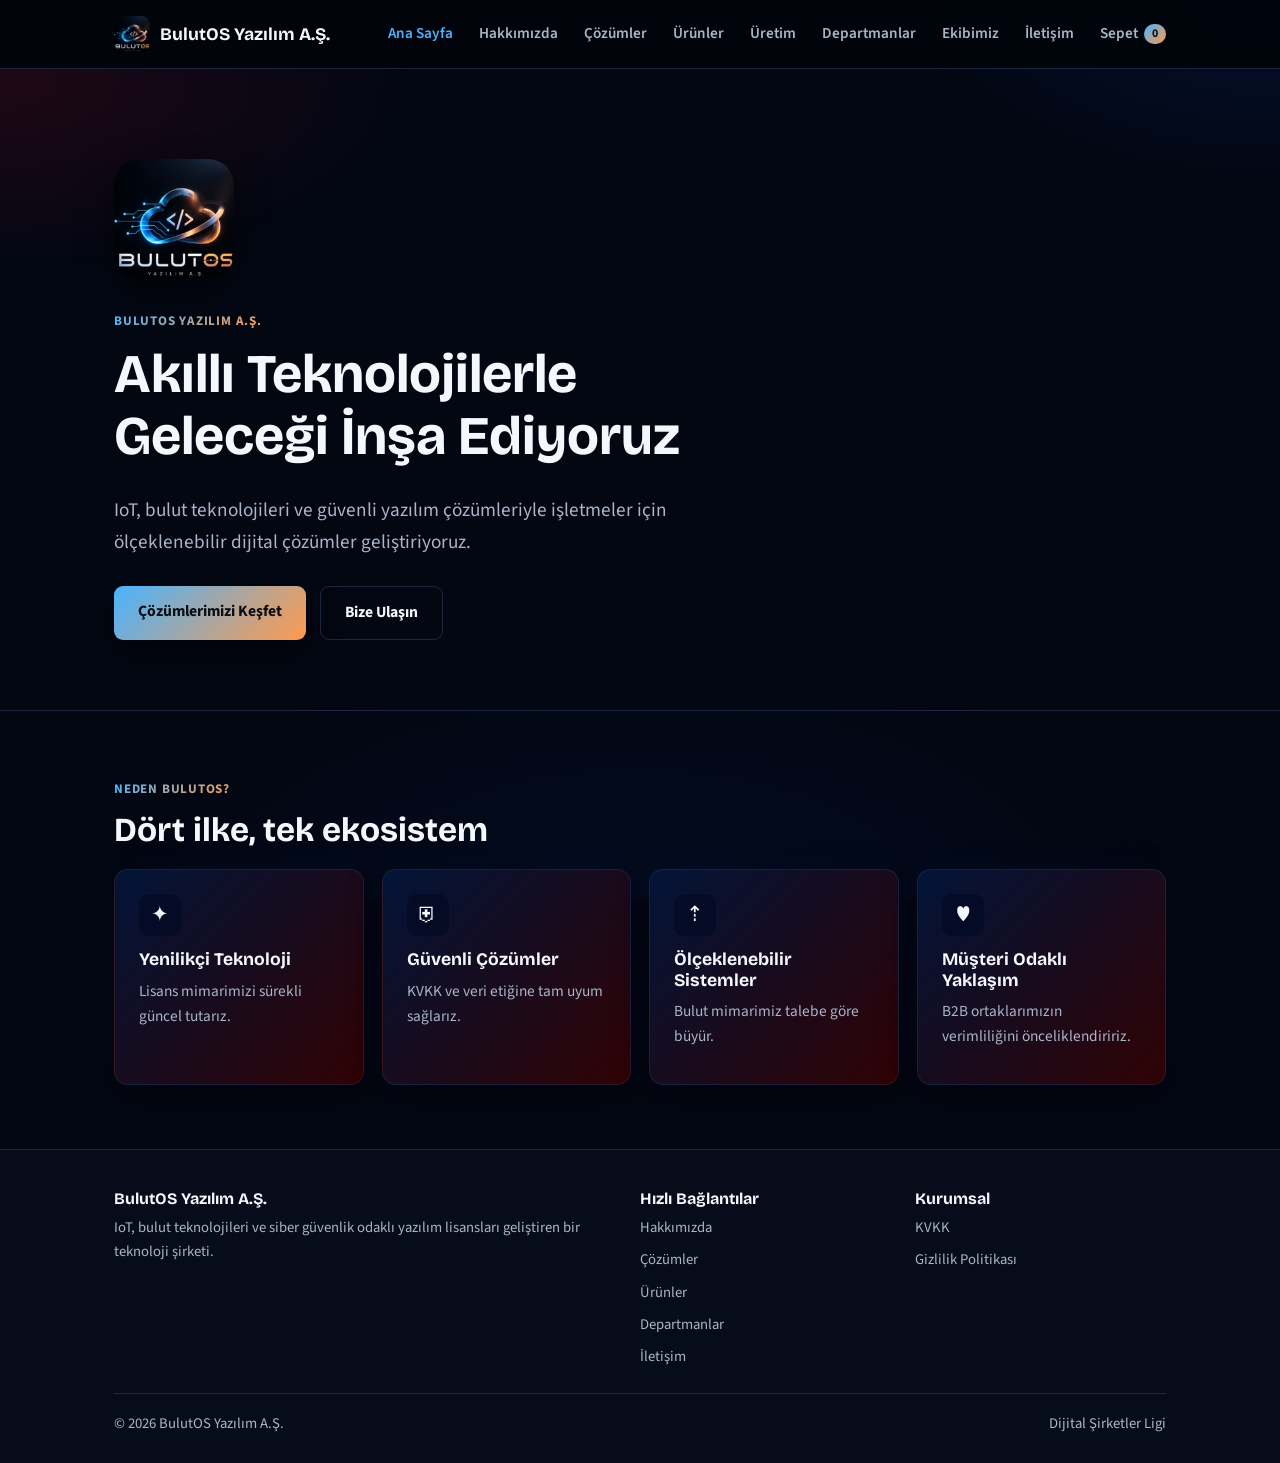
<file: index.html>
<!DOCTYPE html>
<html lang="tr">
<head>
<meta charset="UTF-8">
<meta name="viewport" content="width=device-width, initial-scale=1">
<title>BulutOS Yazılım A.Ş. — Ana Sayfa</title>
<meta name="description" content="BulutOS Yazılım A.Ş. — IoT, bulut teknolojileri ve siber güvenlik odaklı yazılım çözümleri.">
<link rel="icon" type="image/png" sizes="64x64" href="[data-uri]">
<link rel="preconnect" href="https://fonts.googleapis.com">
<link rel="preconnect" href="https://fonts.gstatic.com" crossorigin>
<link href="https://fonts.googleapis.com/css2?family=Bricolage+Grotesque:wght@600;700&family=Source+Sans+3:wght@400;600&display=swap" rel="stylesheet">
<link rel="stylesheet" href="style.css">
</head>
<body>
<header>
  <div class="wrap">
    <a class="logo" href="index.html"><span class="logo-mark logo-bg" role="img" aria-label="BulutOS logosu"></span>BulutOS Yazılım A.Ş.</a>
    <nav class="main" id="mainNav" aria-label="Ana menü">
      <a href="index.html" class="active">Ana Sayfa</a>
      <a href="hakkimizda.html">Hakkımızda</a>
      <a href="cozumler.html">Çözümler</a>
      <a href="urunler.html">Ürünler</a>
      <a href="uretim.html">Üretim</a>
      <a href="departmanlar.html">Departmanlar</a>
      <a href="ekip.html">Ekibimiz</a>
      <a href="iletisim.html">İletişim</a>
      <a href="sepet.html" class="cart-link">Sepet <span class="cart-count" data-cart-count>0</span></a>
    </nav>
    <button class="burger" id="burgerBtn" aria-label="Menüyü aç" aria-expanded="false" aria-controls="mainNav">
      <span></span><span></span><span></span>
    </button>
  </div>
</header>

<main>
  <section class="hero">
    <div class="wrap">
      <div class="hero-logo logo-bg" role="img" aria-label="BulutOS logosu"></div>
      <p class="eyebrow">BulutOS Yazılım A.Ş.</p>
      <h1>Akıllı Teknolojilerle Geleceği İnşa Ediyoruz</h1>
      <p class="lead">IoT, bulut teknolojileri ve güvenli yazılım çözümleriyle işletmeler için ölçeklenebilir dijital çözümler geliştiriyoruz.</p>
      <div class="btn-row">
        <a class="btn btn-primary" href="cozumler.html">Çözümlerimizi Keşfet</a>
        <a class="btn btn-ghost" href="iletisim.html">Bize Ulaşın</a>
      </div>
    </div>
  </section>

  <section class="why">
    <div class="wrap">
      <p class="eyebrow">Neden BulutOS?</p>
      <h2>Dört ilke, tek ekosistem</h2>
      <div class="grid grid-4">
        <div class="card">
          <div class="icon">✦</div>
          <h3>Yenilikçi Teknoloji</h3>
          <p>Lisans mimarimizi sürekli güncel tutarız.</p>
        </div>
        <div class="card">
          <div class="icon">⛨</div>
          <h3>Güvenli Çözümler</h3>
          <p>KVKK ve veri etiğine tam uyum sağlarız.</p>
        </div>
        <div class="card">
          <div class="icon">⇡</div>
          <h3>Ölçeklenebilir Sistemler</h3>
          <p>Bulut mimarimiz talebe göre büyür.</p>
        </div>
        <div class="card">
          <div class="icon">♥</div>
          <h3>Müşteri Odaklı Yaklaşım</h3>
          <p>B2B ortaklarımızın verimliliğini önceliklendiririz.</p>
        </div>
      </div>
    </div>
  </section>
</main>

<footer>
  <div class="wrap">
    <div class="foot-grid">
      <div>
        <h3>BulutOS Yazılım A.Ş.</h3>
        <p>IoT, bulut teknolojileri ve siber güvenlik odaklı yazılım lisansları geliştiren bir teknoloji şirketi.</p>
      </div>
      <div>
        <h3>Hızlı Bağlantılar</h3>
        <ul>
          <li><a href="hakkimizda.html">Hakkımızda</a></li>
          <li><a href="cozumler.html">Çözümler</a></li>
          <li><a href="urunler.html">Ürünler</a></li>
          <li><a href="departmanlar.html">Departmanlar</a></li>
          <li><a href="iletisim.html">İletişim</a></li>
        </ul>
      </div>
      <div>
        <h3>Kurumsal</h3>
        <ul>
          <li><a href="kvkk.html">KVKK</a></li>
          <li><a href="gizlilik.html">Gizlilik Politikası</a></li>
        </ul>
      </div>
    </div>
    <div class="foot-bottom">
      <span>© 2026 BulutOS Yazılım A.Ş.</span>
      <span>Dijital Şirketler Ligi</span>
    </div>
  </div>
</footer>
<script src="script.js"></script>
</body>
</html>
</file>
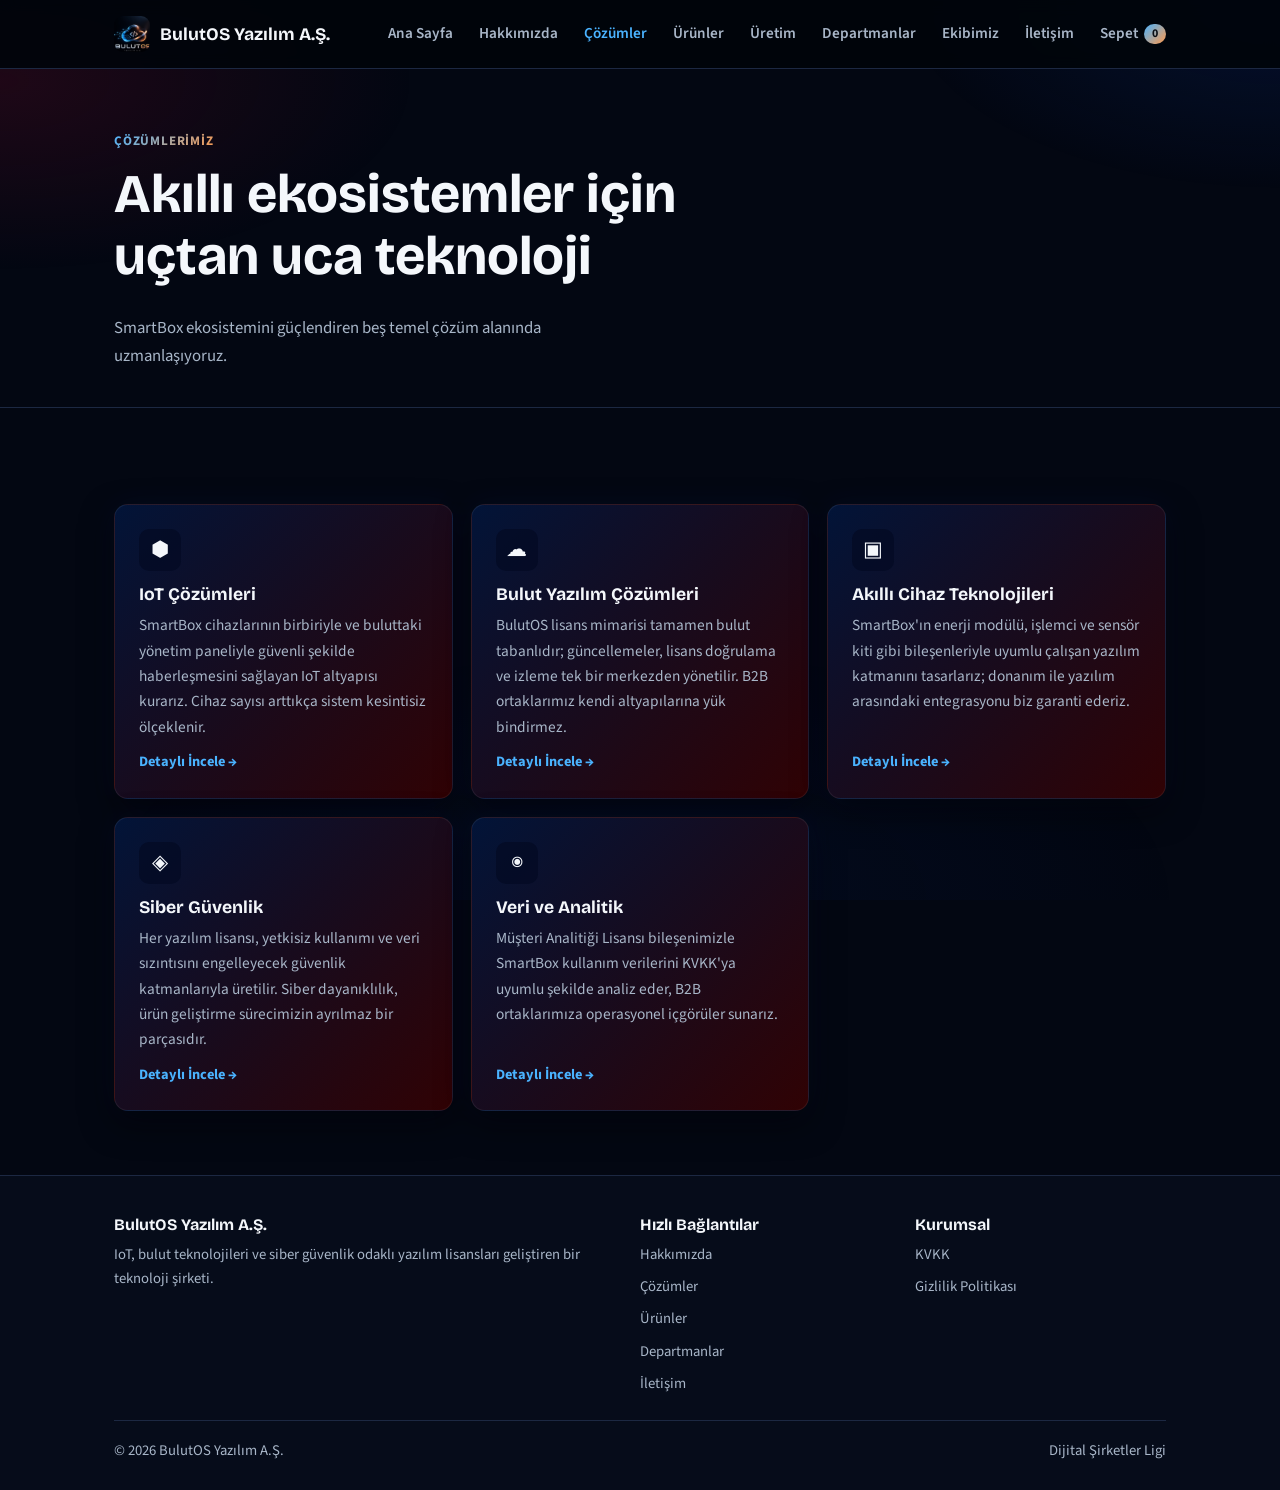
<file: cozumler.html>
<!DOCTYPE html>
<html lang="tr">
<head>
<meta charset="UTF-8">
<meta name="viewport" content="width=device-width, initial-scale=1">
<title>Çözümlerimiz — BulutOS Yazılım A.Ş.</title>
<link rel="icon" type="image/png" sizes="64x64" href="[data-uri]">
<link rel="preconnect" href="https://fonts.googleapis.com">
<link rel="preconnect" href="https://fonts.gstatic.com" crossorigin>
<link href="https://fonts.googleapis.com/css2?family=Bricolage+Grotesque:wght@600;700&family=Source+Sans+3:wght@400;600&display=swap" rel="stylesheet">
<link rel="stylesheet" href="style.css">
</head>
<body>
<header>
  <div class="wrap">
    <a class="logo" href="index.html"><span class="logo-mark logo-bg" role="img" aria-label="BulutOS logosu"></span>BulutOS Yazılım A.Ş.</a>
    <nav class="main" id="mainNav" aria-label="Ana menü">
      <a href="index.html">Ana Sayfa</a>
      <a href="hakkimizda.html">Hakkımızda</a>
      <a href="cozumler.html" class="active">Çözümler</a>
      <a href="urunler.html">Ürünler</a>
      <a href="uretim.html">Üretim</a>
      <a href="departmanlar.html">Departmanlar</a>
      <a href="ekip.html">Ekibimiz</a>
      <a href="iletisim.html">İletişim</a>
      <a href="sepet.html" class="cart-link">Sepet <span class="cart-count" data-cart-count>0</span></a>
    </nav>
    <button class="burger" id="burgerBtn" aria-label="Menüyü aç" aria-expanded="false" aria-controls="mainNav">
      <span></span><span></span><span></span>
    </button>
  </div>
</header>

<main>
  <section class="page-hero">
    <div class="wrap">
      <p class="eyebrow">Çözümlerimiz</p>
      <h1>Akıllı ekosistemler için uçtan uca teknoloji</h1>
      <p class="section-intro">SmartBox ekosistemini güçlendiren beş temel çözüm alanında uzmanlaşıyoruz.</p>
    </div>
  </section>

  <section>
    <div class="wrap">
      <div class="grid grid-3">
        <div class="card">
          <div class="icon">⬢</div>
          <h3>IoT Çözümleri</h3>
          <p>SmartBox cihazlarının birbiriyle ve buluttaki yönetim paneliyle güvenli şekilde haberleşmesini sağlayan IoT altyapısı kurarız. Cihaz sayısı arttıkça sistem kesintisiz ölçeklenir.</p>
          <a class="more" href="iletisim.html">Detaylı İncele →</a>
        </div>
        <div class="card">
          <div class="icon">☁</div>
          <h3>Bulut Yazılım Çözümleri</h3>
          <p>BulutOS lisans mimarisi tamamen bulut tabanlıdır; güncellemeler, lisans doğrulama ve izleme tek bir merkezden yönetilir. B2B ortaklarımız kendi altyapılarına yük bindirmez.</p>
          <a class="more" href="iletisim.html">Detaylı İncele →</a>
        </div>
        <div class="card">
          <div class="icon">▣</div>
          <h3>Akıllı Cihaz Teknolojileri</h3>
          <p>SmartBox'ın enerji modülü, işlemci ve sensör kiti gibi bileşenleriyle uyumlu çalışan yazılım katmanını tasarlarız; donanım ile yazılım arasındaki entegrasyonu biz garanti ederiz.</p>
          <a class="more" href="iletisim.html">Detaylı İncele →</a>
        </div>
        <div class="card">
          <div class="icon">◈</div>
          <h3>Siber Güvenlik</h3>
          <p>Her yazılım lisansı, yetkisiz kullanımı ve veri sızıntısını engelleyecek güvenlik katmanlarıyla üretilir. Siber dayanıklılık, ürün geliştirme sürecimizin ayrılmaz bir parçasıdır.</p>
          <a class="more" href="iletisim.html">Detaylı İncele →</a>
        </div>
        <div class="card">
          <div class="icon">◉</div>
          <h3>Veri ve Analitik</h3>
          <p>Müşteri Analitiği Lisansı bileşenimizle SmartBox kullanım verilerini KVKK'ya uyumlu şekilde analiz eder, B2B ortaklarımıza operasyonel içgörüler sunarız.</p>
          <a class="more" href="iletisim.html">Detaylı İncele →</a>
        </div>
      </div>
    </div>
  </section>
</main>

<footer>
  <div class="wrap">
    <div class="foot-grid">
      <div>
        <h3>BulutOS Yazılım A.Ş.</h3>
        <p>IoT, bulut teknolojileri ve siber güvenlik odaklı yazılım lisansları geliştiren bir teknoloji şirketi.</p>
      </div>
      <div>
        <h3>Hızlı Bağlantılar</h3>
        <ul>
          <li><a href="hakkimizda.html">Hakkımızda</a></li>
          <li><a href="cozumler.html">Çözümler</a></li>
          <li><a href="urunler.html">Ürünler</a></li>
          <li><a href="departmanlar.html">Departmanlar</a></li>
          <li><a href="iletisim.html">İletişim</a></li>
        </ul>
      </div>
      <div>
        <h3>Kurumsal</h3>
        <ul>
          <li><a href="kvkk.html">KVKK</a></li>
          <li><a href="gizlilik.html">Gizlilik Politikası</a></li>
        </ul>
      </div>
    </div>
    <div class="foot-bottom">
      <span>© 2026 BulutOS Yazılım A.Ş.</span>
      <span>Dijital Şirketler Ligi</span>
    </div>
  </div>
</footer>
<script src="script.js"></script>
</body>
</html>
</file>
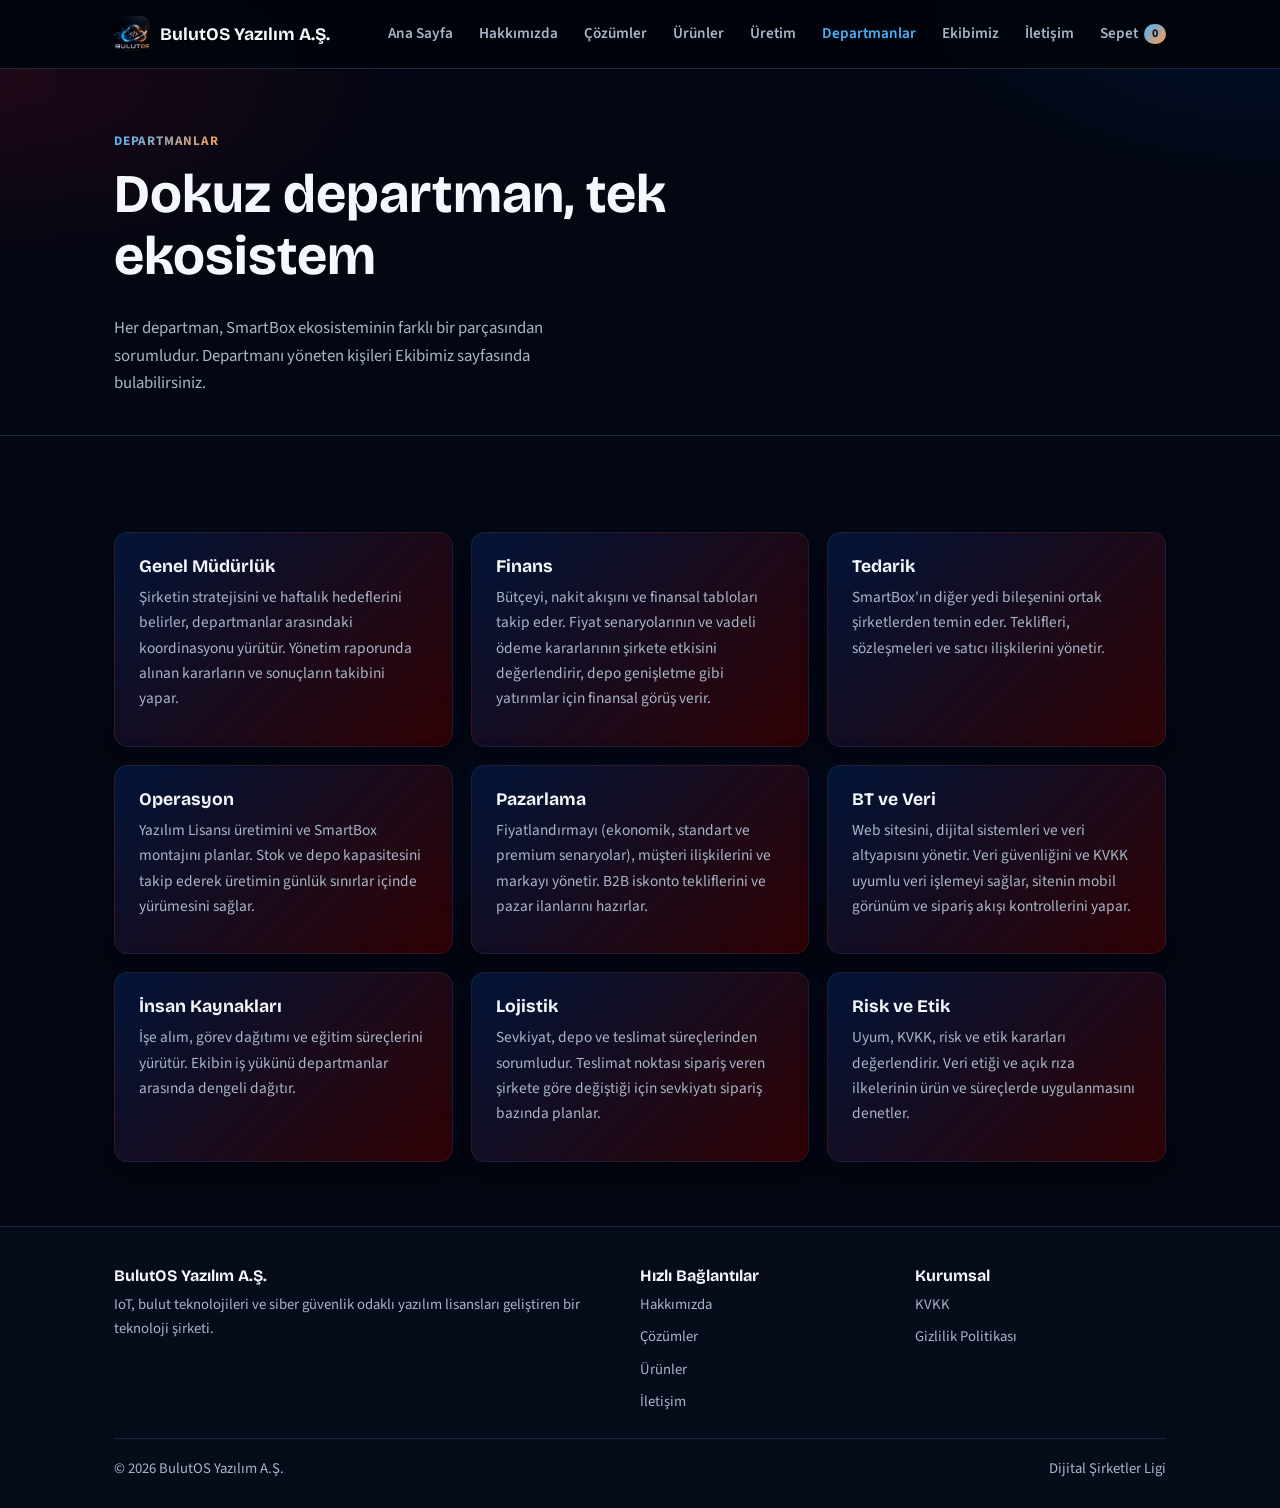
<file: departmanlar.html>
<!DOCTYPE html>
<html lang="tr">
<head>
<meta charset="UTF-8">
<meta name="viewport" content="width=device-width, initial-scale=1">
<title>Departmanlar — BulutOS Yazılım A.Ş.</title>
<link rel="icon" type="image/png" sizes="64x64" href="[data-uri]">
<link rel="preconnect" href="https://fonts.googleapis.com">
<link rel="preconnect" href="https://fonts.gstatic.com" crossorigin>
<link href="https://fonts.googleapis.com/css2?family=Bricolage+Grotesque:wght@600;700&family=Source+Sans+3:wght@400;600&display=swap" rel="stylesheet">
<link rel="stylesheet" href="style.css">
</head>
<body>
<header>
  <div class="wrap">
    <a class="logo" href="index.html"><span class="logo-mark logo-bg" role="img" aria-label="BulutOS logosu"></span>BulutOS Yazılım A.Ş.</a>
    <nav class="main" id="mainNav" aria-label="Ana menü">
      <a href="index.html">Ana Sayfa</a>
      <a href="hakkimizda.html">Hakkımızda</a>
      <a href="cozumler.html">Çözümler</a>
      <a href="urunler.html">Ürünler</a>
      <a href="uretim.html">Üretim</a>
      <a href="departmanlar.html" class="active">Departmanlar</a>
      <a href="ekip.html">Ekibimiz</a>
      <a href="iletisim.html">İletişim</a>
      <a href="sepet.html" class="cart-link">Sepet <span class="cart-count" data-cart-count>0</span></a>
    </nav>
    <button class="burger" id="burgerBtn" aria-label="Menüyü aç" aria-expanded="false" aria-controls="mainNav">
      <span></span><span></span><span></span>
    </button>
  </div>
</header>

<main>
  <section class="page-hero">
    <div class="wrap">
      <p class="eyebrow">Departmanlar</p>
      <h1>Dokuz departman, tek ekosistem</h1>
      <p class="section-intro">Her departman, SmartBox ekosisteminin farklı bir parçasından sorumludur. Departmanı yöneten kişileri Ekibimiz sayfasında bulabilirsiniz.</p>
    </div>
  </section>

  <section>
    <div class="wrap">
      <div class="grid grid-3">
        <div class="card">
          <h3>Genel Müdürlük</h3>
          <p>Şirketin stratejisini ve haftalık hedeflerini belirler, departmanlar arasındaki koordinasyonu yürütür. Yönetim raporunda alınan kararların ve sonuçların takibini yapar.</p>
        </div>
        <div class="card">
          <h3>Finans</h3>
          <p>Bütçeyi, nakit akışını ve finansal tabloları takip eder. Fiyat senaryolarının ve vadeli ödeme kararlarının şirkete etkisini değerlendirir, depo genişletme gibi yatırımlar için finansal görüş verir.</p>
        </div>
        <div class="card">
          <h3>Tedarik</h3>
          <p>SmartBox'ın diğer yedi bileşenini ortak şirketlerden temin eder. Teklifleri, sözleşmeleri ve satıcı ilişkilerini yönetir.</p>
        </div>
        <div class="card">
          <h3>Operasyon</h3>
          <p>Yazılım Lisansı üretimini ve SmartBox montajını planlar. Stok ve depo kapasitesini takip ederek üretimin günlük sınırlar içinde yürümesini sağlar.</p>
        </div>
        <div class="card">
          <h3>Pazarlama</h3>
          <p>Fiyatlandırmayı (ekonomik, standart ve premium senaryolar), müşteri ilişkilerini ve markayı yönetir. B2B iskonto tekliflerini ve pazar ilanlarını hazırlar.</p>
        </div>
        <div class="card">
          <h3>BT ve Veri</h3>
          <p>Web sitesini, dijital sistemleri ve veri altyapısını yönetir. Veri güvenliğini ve KVKK uyumlu veri işlemeyi sağlar, sitenin mobil görünüm ve sipariş akışı kontrollerini yapar.</p>
        </div>
        <div class="card">
          <h3>İnsan Kaynakları</h3>
          <p>İşe alım, görev dağıtımı ve eğitim süreçlerini yürütür. Ekibin iş yükünü departmanlar arasında dengeli dağıtır.</p>
        </div>
        <div class="card">
          <h3>Lojistik</h3>
          <p>Sevkiyat, depo ve teslimat süreçlerinden sorumludur. Teslimat noktası sipariş veren şirkete göre değiştiği için sevkiyatı sipariş bazında planlar.</p>
        </div>
        <div class="card">
          <h3>Risk ve Etik</h3>
          <p>Uyum, KVKK, risk ve etik kararları değerlendirir. Veri etiği ve açık rıza ilkelerinin ürün ve süreçlerde uygulanmasını denetler.</p>
        </div>
      </div>
    </div>
  </section>
</main>

<footer>
  <div class="wrap">
    <div class="foot-grid">
      <div>
        <h3>BulutOS Yazılım A.Ş.</h3>
        <p>IoT, bulut teknolojileri ve siber güvenlik odaklı yazılım lisansları geliştiren bir teknoloji şirketi.</p>
      </div>
      <div>
        <h3>Hızlı Bağlantılar</h3>
        <ul>
          <li><a href="hakkimizda.html">Hakkımızda</a></li>
          <li><a href="cozumler.html">Çözümler</a></li>
          <li><a href="urunler.html">Ürünler</a></li>
          <li><a href="iletisim.html">İletişim</a></li>
        </ul>
      </div>
      <div>
        <h3>Kurumsal</h3>
        <ul>
          <li><a href="kvkk.html">KVKK</a></li>
          <li><a href="gizlilik.html">Gizlilik Politikası</a></li>
        </ul>
      </div>
    </div>
    <div class="foot-bottom">
      <span>© 2026 BulutOS Yazılım A.Ş.</span>
      <span>Dijital Şirketler Ligi</span>
    </div>
  </div>
</footer>
<script src="script.js"></script>
</body>
</html>
</file>
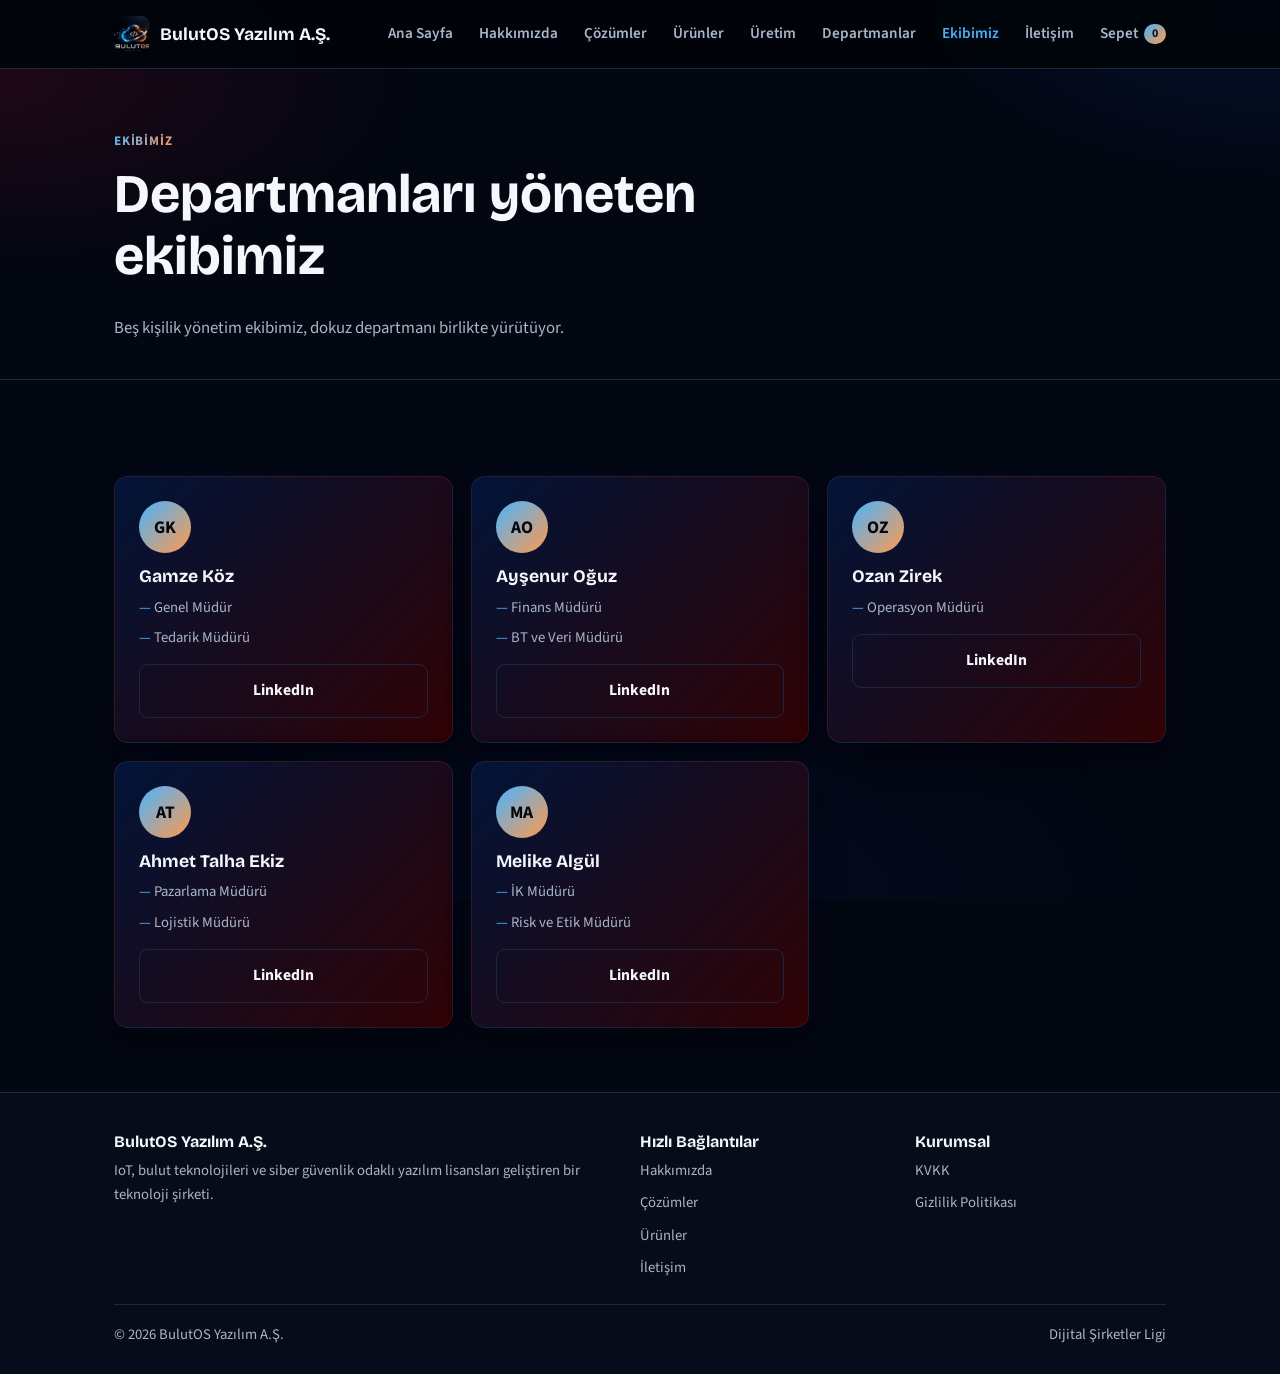
<file: ekip.html>
<!DOCTYPE html>
<html lang="tr">
<head>
<meta charset="UTF-8">
<meta name="viewport" content="width=device-width, initial-scale=1">
<title>Ekibimiz — BulutOS Yazılım A.Ş.</title>
<link rel="icon" type="image/png" sizes="64x64" href="[data-uri]">
<link rel="preconnect" href="https://fonts.googleapis.com">
<link rel="preconnect" href="https://fonts.gstatic.com" crossorigin>
<link href="https://fonts.googleapis.com/css2?family=Bricolage+Grotesque:wght@600;700&family=Source+Sans+3:wght@400;600&display=swap" rel="stylesheet">
<link rel="stylesheet" href="style.css">
</head>
<body>
<header>
  <div class="wrap">
    <a class="logo" href="index.html"><span class="logo-mark logo-bg" role="img" aria-label="BulutOS logosu"></span>BulutOS Yazılım A.Ş.</a>
    <nav class="main" id="mainNav" aria-label="Ana menü">
      <a href="index.html">Ana Sayfa</a>
      <a href="hakkimizda.html">Hakkımızda</a>
      <a href="cozumler.html">Çözümler</a>
      <a href="urunler.html">Ürünler</a>
      <a href="uretim.html">Üretim</a>
      <a href="departmanlar.html">Departmanlar</a>
      <a href="ekip.html" class="active">Ekibimiz</a>
      <a href="iletisim.html">İletişim</a>
      <a href="sepet.html" class="cart-link">Sepet <span class="cart-count" data-cart-count>0</span></a>
    </nav>
    <button class="burger" id="burgerBtn" aria-label="Menüyü aç" aria-expanded="false" aria-controls="mainNav">
      <span></span><span></span><span></span>
    </button>
  </div>
</header>

<main>
  <section class="page-hero">
    <div class="wrap">
      <p class="eyebrow">Ekibimiz</p>
      <h1>Departmanları yöneten ekibimiz</h1>
      <p class="section-intro">Beş kişilik yönetim ekibimiz, dokuz departmanı birlikte yürütüyor.</p>
    </div>
  </section>

  <section>
    <div class="wrap">
      <div class="grid grid-3">
        <div class="card team-card">
          <div class="avatar">GK</div>
          <h3>Gamze Köz</h3>
          <ul class="roles">
            <li>Genel Müdür</li>
            <li>Tedarik Müdürü</li>
          </ul>
          <a class="btn btn-ghost" href="https://www.linkedin.com/in/gamzek%C3%B6z/" target="_blank" rel="noopener noreferrer" aria-label="Gamze Köz LinkedIn profili">LinkedIn</a>
        </div>
        <div class="card team-card">
          <div class="avatar">AO</div>
          <h3>Ayşenur Oğuz</h3>
          <ul class="roles">
            <li>Finans Müdürü</li>
            <li>BT ve Veri Müdürü</li>
          </ul>
          <a class="btn btn-ghost" href="https://www.linkedin.com/in/aysenuroguz0" target="_blank" rel="noopener noreferrer" aria-label="Ayşenur Oğuz LinkedIn profili">LinkedIn</a>
        </div>
        <div class="card team-card">
          <div class="avatar">OZ</div>
          <h3>Ozan Zirek</h3>
          <ul class="roles">
            <li>Operasyon Müdürü</li>
          </ul>
          <a class="btn btn-ghost" href="https://www.linkedin.com/in/ozan-zirek-572293444" target="_blank" rel="noopener noreferrer" aria-label="Ozan Zirek LinkedIn profili">LinkedIn</a>
        </div>
        <div class="card team-card">
          <div class="avatar">AT</div>
          <h3>Ahmet Talha Ekiz</h3>
          <ul class="roles">
            <li>Pazarlama Müdürü</li>
            <li>Lojistik Müdürü</li>
          </ul>
          <a class="btn btn-ghost" href="https://www.linkedin.com/in/ahmet-talha-ekiz-08125a2a7/" target="_blank" rel="noopener noreferrer" aria-label="Ahmet Talha Ekiz LinkedIn profili">LinkedIn</a>
        </div>
        <div class="card team-card">
          <div class="avatar">MA</div>
          <h3>Melike Algül</h3>
          <ul class="roles">
            <li>İK Müdürü</li>
            <li>Risk ve Etik Müdürü</li>
          </ul>
          <a class="btn btn-ghost" href="https://www.linkedin.com/in/melike-alg%C3%BCl-9b82143a1" target="_blank" rel="noopener noreferrer" aria-label="Melike Algül LinkedIn profili">LinkedIn</a>
        </div>
      </div>
    </div>
  </section>
</main>

<footer>
  <div class="wrap">
    <div class="foot-grid">
      <div>
        <h3>BulutOS Yazılım A.Ş.</h3>
        <p>IoT, bulut teknolojileri ve siber güvenlik odaklı yazılım lisansları geliştiren bir teknoloji şirketi.</p>
      </div>
      <div>
        <h3>Hızlı Bağlantılar</h3>
        <ul>
          <li><a href="hakkimizda.html">Hakkımızda</a></li>
          <li><a href="cozumler.html">Çözümler</a></li>
          <li><a href="urunler.html">Ürünler</a></li>
          <li><a href="iletisim.html">İletişim</a></li>
        </ul>
      </div>
      <div>
        <h3>Kurumsal</h3>
        <ul>
          <li><a href="kvkk.html">KVKK</a></li>
          <li><a href="gizlilik.html">Gizlilik Politikası</a></li>
        </ul>
      </div>
    </div>
    <div class="foot-bottom">
      <span>© 2026 BulutOS Yazılım A.Ş.</span>
      <span>Dijital Şirketler Ligi</span>
    </div>
  </div>
</footer>
<script src="script.js"></script>
</body>
</html>
</file>
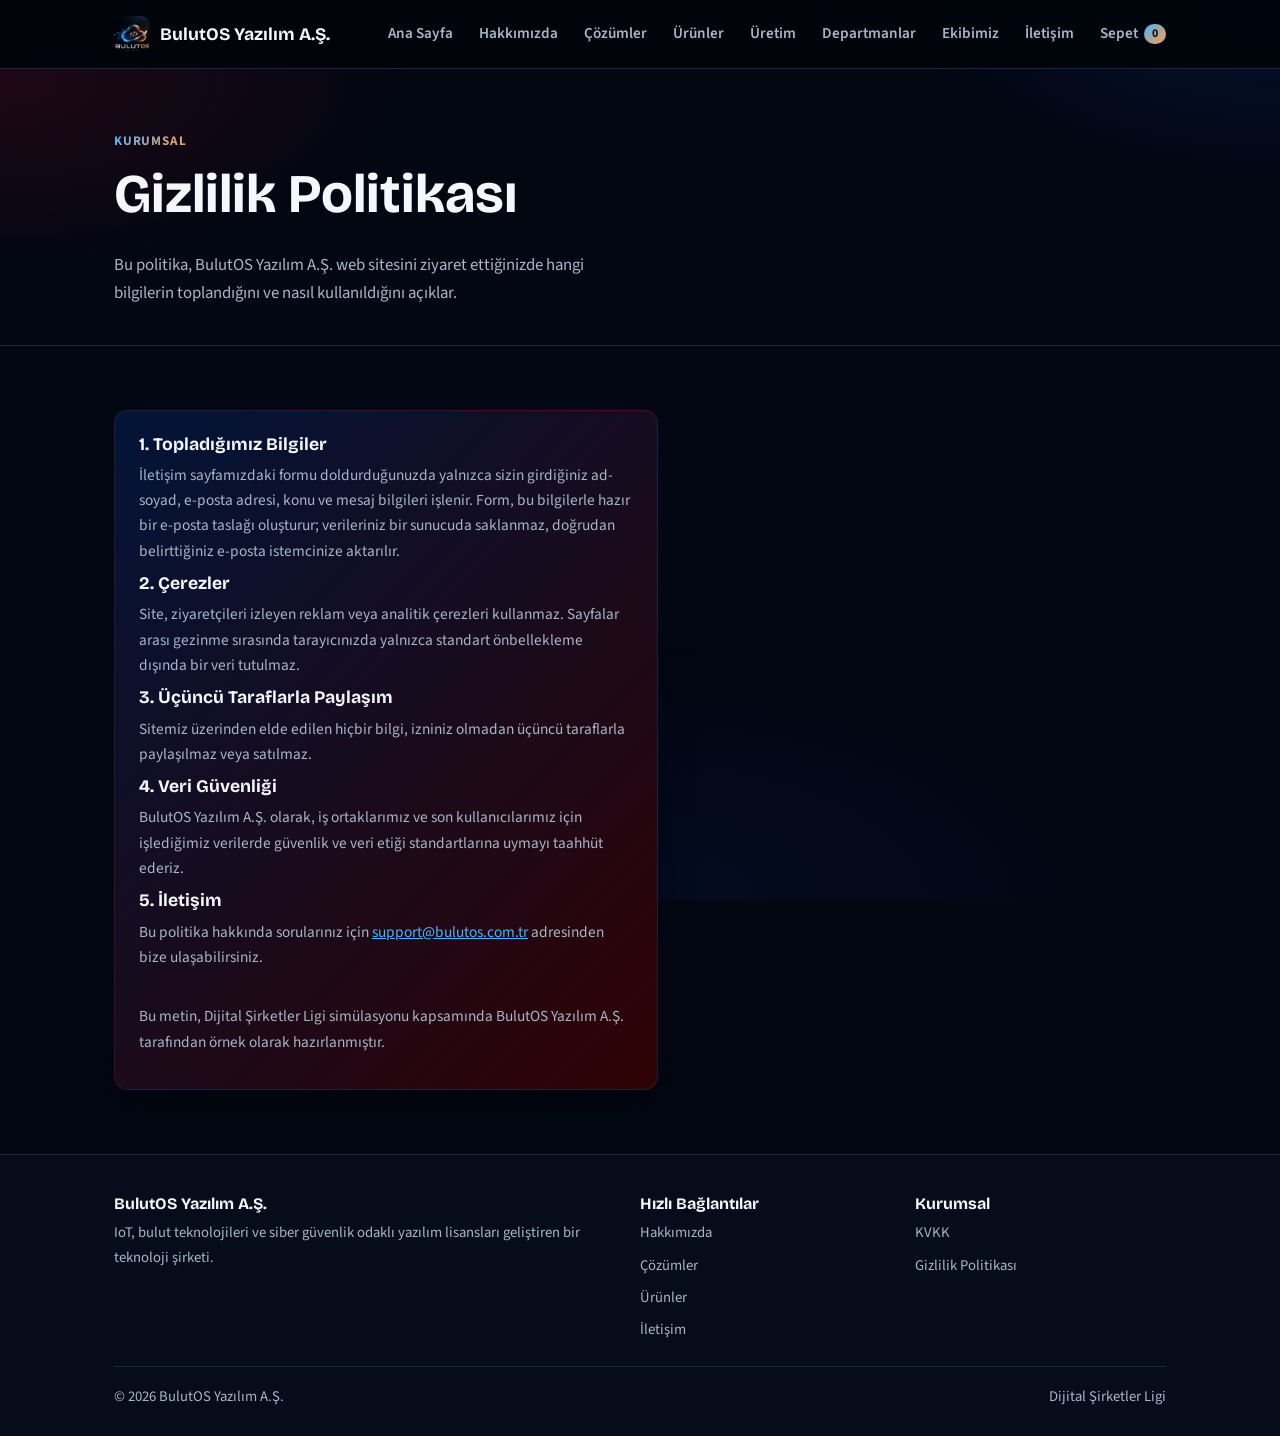
<file: gizlilik.html>
<!DOCTYPE html>
<html lang="tr">
<head>
<meta charset="UTF-8">
<meta name="viewport" content="width=device-width, initial-scale=1">
<title>Gizlilik Politikası — BulutOS Yazılım A.Ş.</title>
<link rel="icon" type="image/png" sizes="64x64" href="[data-uri]">
<link rel="preconnect" href="https://fonts.googleapis.com">
<link rel="preconnect" href="https://fonts.gstatic.com" crossorigin>
<link href="https://fonts.googleapis.com/css2?family=Bricolage+Grotesque:wght@600;700&family=Source+Sans+3:wght@400;600&display=swap" rel="stylesheet">
<link rel="stylesheet" href="style.css">
</head>
<body>
<header>
  <div class="wrap">
    <a class="logo" href="index.html"><span class="logo-mark logo-bg" role="img" aria-label="BulutOS logosu"></span>BulutOS Yazılım A.Ş.</a>
    <nav class="main" id="mainNav" aria-label="Ana menü">
      <a href="index.html">Ana Sayfa</a>
      <a href="hakkimizda.html">Hakkımızda</a>
      <a href="cozumler.html">Çözümler</a>
      <a href="urunler.html">Ürünler</a>
      <a href="uretim.html">Üretim</a>
      <a href="departmanlar.html">Departmanlar</a>
      <a href="ekip.html">Ekibimiz</a>
      <a href="iletisim.html">İletişim</a>
      <a href="sepet.html" class="cart-link">Sepet <span class="cart-count" data-cart-count>0</span></a>
    </nav>
    <button class="burger" id="burgerBtn" aria-label="Menüyü aç" aria-expanded="false" aria-controls="mainNav">
      <span></span><span></span><span></span>
    </button>
  </div>
</header>

<main>
  <section class="page-hero">
    <div class="wrap">
      <p class="eyebrow">Kurumsal</p>
      <h1>Gizlilik Politikası</h1>
      <p class="section-intro">Bu politika, BulutOS Yazılım A.Ş. web sitesini ziyaret ettiğinizde hangi bilgilerin toplandığını ve nasıl kullanıldığını açıklar.</p>
    </div>
  </section>

  <section>
    <div class="wrap">
      <div class="card" style="max-width:68ch">
        <h3>1. Topladığımız Bilgiler</h3>
        <p>İletişim sayfamızdaki formu doldurduğunuzda yalnızca sizin girdiğiniz ad-soyad, e-posta adresi, konu ve mesaj bilgileri işlenir. Form, bu bilgilerle hazır bir e-posta taslağı oluşturur; verileriniz bir sunucuda saklanmaz, doğrudan belirttiğiniz e-posta istemcinize aktarılır.</p>

        <h3>2. Çerezler</h3>
        <p>Site, ziyaretçileri izleyen reklam veya analitik çerezleri kullanmaz. Sayfalar arası gezinme sırasında tarayıcınızda yalnızca standart önbellekleme dışında bir veri tutulmaz.</p>

        <h3>3. Üçüncü Taraflarla Paylaşım</h3>
        <p>Sitemiz üzerinden elde edilen hiçbir bilgi, izniniz olmadan üçüncü taraflarla paylaşılmaz veya satılmaz.</p>

        <h3>4. Veri Güvenliği</h3>
        <p>BulutOS Yazılım A.Ş. olarak, iş ortaklarımız ve son kullanıcılarımız için işlediğimiz verilerde güvenlik ve veri etiği standartlarına uymayı taahhüt ederiz.</p>

        <h3>5. İletişim</h3>
        <p>Bu politika hakkında sorularınız için <a href="mailto:support@bulutos.com.tr">support@bulutos.com.tr</a> adresinden bize ulaşabilirsiniz.</p>

        <p class="legal-note">Bu metin, Dijital Şirketler Ligi simülasyonu kapsamında BulutOS Yazılım A.Ş. tarafından örnek olarak hazırlanmıştır.</p>
      </div>
    </div>
  </section>
</main>

<footer>
  <div class="wrap">
    <div class="foot-grid">
      <div>
        <h3>BulutOS Yazılım A.Ş.</h3>
        <p>IoT, bulut teknolojileri ve siber güvenlik odaklı yazılım lisansları geliştiren bir teknoloji şirketi.</p>
      </div>
      <div>
        <h3>Hızlı Bağlantılar</h3>
        <ul>
          <li><a href="hakkimizda.html">Hakkımızda</a></li>
          <li><a href="cozumler.html">Çözümler</a></li>
          <li><a href="urunler.html">Ürünler</a></li>
          <li><a href="iletisim.html">İletişim</a></li>
        </ul>
      </div>
      <div>
        <h3>Kurumsal</h3>
        <ul>
          <li><a href="kvkk.html">KVKK</a></li>
          <li><a href="gizlilik.html">Gizlilik Politikası</a></li>
        </ul>
      </div>
    </div>
    <div class="foot-bottom">
      <span>© 2026 BulutOS Yazılım A.Ş.</span>
      <span>Dijital Şirketler Ligi</span>
    </div>
  </div>
</footer>
<script src="script.js"></script>
</body>
</html>
</file>
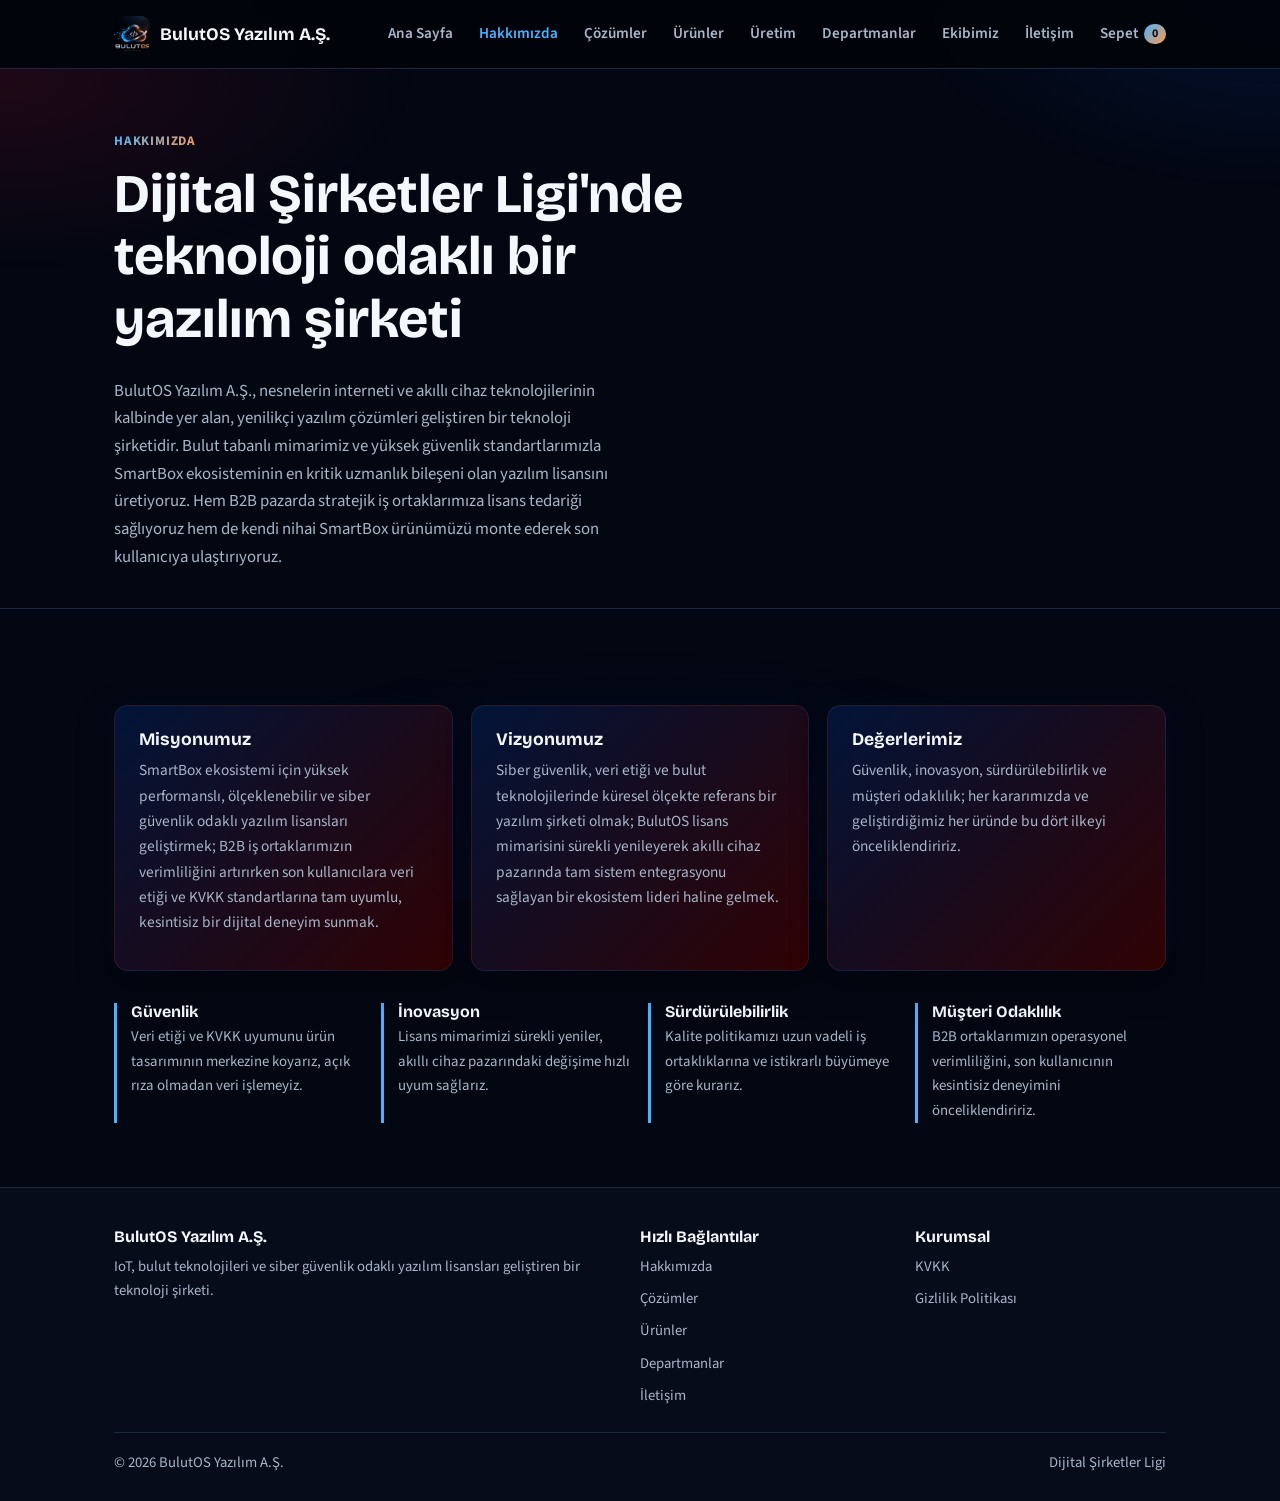
<file: hakkimizda.html>
<!DOCTYPE html>
<html lang="tr">
<head>
<meta charset="UTF-8">
<meta name="viewport" content="width=device-width, initial-scale=1">
<title>Hakkımızda — BulutOS Yazılım A.Ş.</title>
<link rel="icon" type="image/png" sizes="64x64" href="[data-uri]">
<link rel="preconnect" href="https://fonts.googleapis.com">
<link rel="preconnect" href="https://fonts.gstatic.com" crossorigin>
<link href="https://fonts.googleapis.com/css2?family=Bricolage+Grotesque:wght@600;700&family=Source+Sans+3:wght@400;600&display=swap" rel="stylesheet">
<link rel="stylesheet" href="style.css">
</head>
<body>
<header>
  <div class="wrap">
    <a class="logo" href="index.html"><span class="logo-mark logo-bg" role="img" aria-label="BulutOS logosu"></span>BulutOS Yazılım A.Ş.</a>
    <nav class="main" id="mainNav" aria-label="Ana menü">
      <a href="index.html">Ana Sayfa</a>
      <a href="hakkimizda.html" class="active">Hakkımızda</a>
      <a href="cozumler.html">Çözümler</a>
      <a href="urunler.html">Ürünler</a>
      <a href="uretim.html">Üretim</a>
      <a href="departmanlar.html">Departmanlar</a>
      <a href="ekip.html">Ekibimiz</a>
      <a href="iletisim.html">İletişim</a>
      <a href="sepet.html" class="cart-link">Sepet <span class="cart-count" data-cart-count>0</span></a>
    </nav>
    <button class="burger" id="burgerBtn" aria-label="Menüyü aç" aria-expanded="false" aria-controls="mainNav">
      <span></span><span></span><span></span>
    </button>
  </div>
</header>

<main>
  <section class="page-hero">
    <div class="wrap">
      <p class="eyebrow">Hakkımızda</p>
      <h1>Dijital Şirketler Ligi'nde teknoloji odaklı bir yazılım şirketi</h1>
      <p class="section-intro">BulutOS Yazılım A.Ş., nesnelerin interneti ve akıllı cihaz teknolojilerinin kalbinde yer alan, yenilikçi yazılım çözümleri geliştiren bir teknoloji şirketidir. Bulut tabanlı mimarimiz ve yüksek güvenlik standartlarımızla SmartBox ekosisteminin en kritik uzmanlık bileşeni olan yazılım lisansını üretiyoruz. Hem B2B pazarda stratejik iş ortaklarımıza lisans tedariği sağlıyoruz hem de kendi nihai SmartBox ürünümüzü monte ederek son kullanıcıya ulaştırıyoruz.</p>
    </div>
  </section>

  <section>
    <div class="wrap">
      <div class="grid grid-3">
        <div class="card">
          <h3>Misyonumuz</h3>
          <p>SmartBox ekosistemi için yüksek performanslı, ölçeklenebilir ve siber güvenlik odaklı yazılım lisansları geliştirmek; B2B iş ortaklarımızın verimliliğini artırırken son kullanıcılara veri etiği ve KVKK standartlarına tam uyumlu, kesintisiz bir dijital deneyim sunmak.</p>
        </div>
        <div class="card">
          <h3>Vizyonumuz</h3>
          <p>Siber güvenlik, veri etiği ve bulut teknolojilerinde küresel ölçekte referans bir yazılım şirketi olmak; BulutOS lisans mimarisini sürekli yenileyerek akıllı cihaz pazarında tam sistem entegrasyonu sağlayan bir ekosistem lideri haline gelmek.</p>
        </div>
        <div class="card">
          <h3>Değerlerimiz</h3>
          <p>Güvenlik, inovasyon, sürdürülebilirlik ve müşteri odaklılık; her kararımızda ve geliştirdiğimiz her üründe bu dört ilkeyi önceliklendiririz.</p>
        </div>
      </div>

      <div class="values">
        <div>
          <h3>Güvenlik</h3>
          <p>Veri etiği ve KVKK uyumunu ürün tasarımının merkezine koyarız, açık rıza olmadan veri işlemeyiz.</p>
        </div>
        <div>
          <h3>İnovasyon</h3>
          <p>Lisans mimarimizi sürekli yeniler, akıllı cihaz pazarındaki değişime hızlı uyum sağlarız.</p>
        </div>
        <div>
          <h3>Sürdürülebilirlik</h3>
          <p>Kalite politikamızı uzun vadeli iş ortaklıklarına ve istikrarlı büyümeye göre kurarız.</p>
        </div>
        <div>
          <h3>Müşteri Odaklılık</h3>
          <p>B2B ortaklarımızın operasyonel verimliliğini, son kullanıcının kesintisiz deneyimini önceliklendiririz.</p>
        </div>
      </div>
    </div>
  </section>
</main>

<footer>
  <div class="wrap">
    <div class="foot-grid">
      <div>
        <h3>BulutOS Yazılım A.Ş.</h3>
        <p>IoT, bulut teknolojileri ve siber güvenlik odaklı yazılım lisansları geliştiren bir teknoloji şirketi.</p>
      </div>
      <div>
        <h3>Hızlı Bağlantılar</h3>
        <ul>
          <li><a href="hakkimizda.html">Hakkımızda</a></li>
          <li><a href="cozumler.html">Çözümler</a></li>
          <li><a href="urunler.html">Ürünler</a></li>
          <li><a href="departmanlar.html">Departmanlar</a></li>
          <li><a href="iletisim.html">İletişim</a></li>
        </ul>
      </div>
      <div>
        <h3>Kurumsal</h3>
        <ul>
          <li><a href="kvkk.html">KVKK</a></li>
          <li><a href="gizlilik.html">Gizlilik Politikası</a></li>
        </ul>
      </div>
    </div>
    <div class="foot-bottom">
      <span>© 2026 BulutOS Yazılım A.Ş.</span>
      <span>Dijital Şirketler Ligi</span>
    </div>
  </div>
</footer>
<script src="script.js"></script>
</body>
</html>
</file>
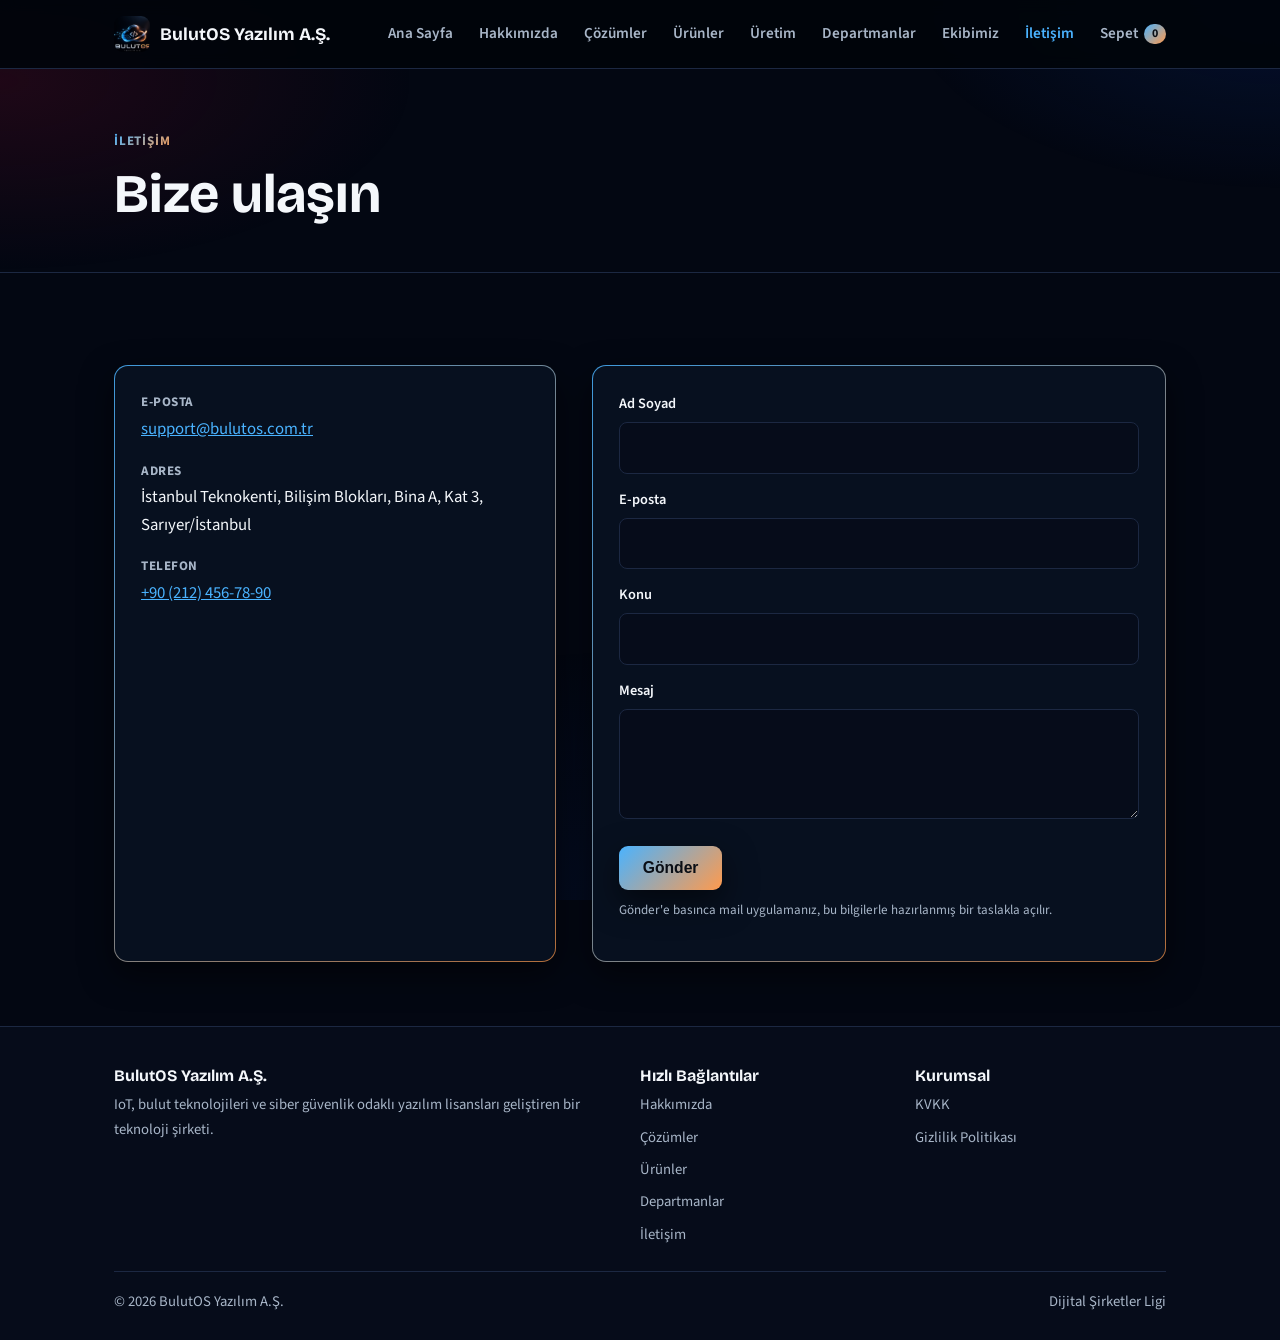
<file: iletisim.html>
<!DOCTYPE html>
<html lang="tr">
<head>
<meta charset="UTF-8">
<meta name="viewport" content="width=device-width, initial-scale=1">
<title>İletişim — BulutOS Yazılım A.Ş.</title>
<link rel="icon" type="image/png" sizes="64x64" href="[data-uri]">
<link rel="preconnect" href="https://fonts.googleapis.com">
<link rel="preconnect" href="https://fonts.gstatic.com" crossorigin>
<link href="https://fonts.googleapis.com/css2?family=Bricolage+Grotesque:wght@600;700&family=Source+Sans+3:wght@400;600&display=swap" rel="stylesheet">
<link rel="stylesheet" href="style.css">
</head>
<body>
<header>
  <div class="wrap">
    <a class="logo" href="index.html"><span class="logo-mark logo-bg" role="img" aria-label="BulutOS logosu"></span>BulutOS Yazılım A.Ş.</a>
    <nav class="main" id="mainNav" aria-label="Ana menü">
      <a href="index.html">Ana Sayfa</a>
      <a href="hakkimizda.html">Hakkımızda</a>
      <a href="cozumler.html">Çözümler</a>
      <a href="urunler.html">Ürünler</a>
      <a href="uretim.html">Üretim</a>
      <a href="departmanlar.html">Departmanlar</a>
      <a href="ekip.html">Ekibimiz</a>
      <a href="iletisim.html" class="active">İletişim</a>
      <a href="sepet.html" class="cart-link">Sepet <span class="cart-count" data-cart-count>0</span></a>
    </nav>
    <button class="burger" id="burgerBtn" aria-label="Menüyü aç" aria-expanded="false" aria-controls="mainNav">
      <span></span><span></span><span></span>
    </button>
  </div>
</header>

<main>
  <section class="page-hero">
    <div class="wrap">
      <p class="eyebrow">İletişim</p>
      <h1>Bize ulaşın</h1>
    </div>
  </section>

  <section>
    <div class="wrap">
      <div class="contact-wrap">
        <div class="contact-info">
          <p><strong>E-posta</strong><a href="mailto:support@bulutos.com.tr">support@bulutos.com.tr</a></p>
          <p><strong>Adres</strong>İstanbul Teknokenti, Bilişim Blokları, Bina A, Kat 3, Sarıyer/İstanbul</p>
          <p><strong>Telefon</strong><a href="tel:+902124567890">+90 (212) 456-78-90</a></p>
        </div>
        <form class="contact" id="contactForm">
          <label for="adsoyad">Ad Soyad</label>
          <input id="adsoyad" name="adsoyad" type="text" required>
          <label for="eposta">E-posta</label>
          <input id="eposta" name="eposta" type="email" required>
          <label for="konu">Konu</label>
          <input id="konu" name="konu" type="text" required>
          <label for="mesaj">Mesaj</label>
          <textarea id="mesaj" name="mesaj" required></textarea>
          <button class="btn btn-primary" type="submit">Gönder</button>
          <p class="form-note">Gönder'e basınca mail uygulamanız, bu bilgilerle hazırlanmış bir taslakla açılır.</p>
        </form>
      </div>
    </div>
  </section>
</main>

<footer>
  <div class="wrap">
    <div class="foot-grid">
      <div>
        <h3>BulutOS Yazılım A.Ş.</h3>
        <p>IoT, bulut teknolojileri ve siber güvenlik odaklı yazılım lisansları geliştiren bir teknoloji şirketi.</p>
      </div>
      <div>
        <h3>Hızlı Bağlantılar</h3>
        <ul>
          <li><a href="hakkimizda.html">Hakkımızda</a></li>
          <li><a href="cozumler.html">Çözümler</a></li>
          <li><a href="urunler.html">Ürünler</a></li>
          <li><a href="departmanlar.html">Departmanlar</a></li>
          <li><a href="iletisim.html">İletişim</a></li>
        </ul>
      </div>
      <div>
        <h3>Kurumsal</h3>
        <ul>
          <li><a href="kvkk.html">KVKK</a></li>
          <li><a href="gizlilik.html">Gizlilik Politikası</a></li>
        </ul>
      </div>
    </div>
    <div class="foot-bottom">
      <span>© 2026 BulutOS Yazılım A.Ş.</span>
      <span>Dijital Şirketler Ligi</span>
    </div>
  </div>
</footer>
<script src="script.js"></script>
</body>
</html>
</file>
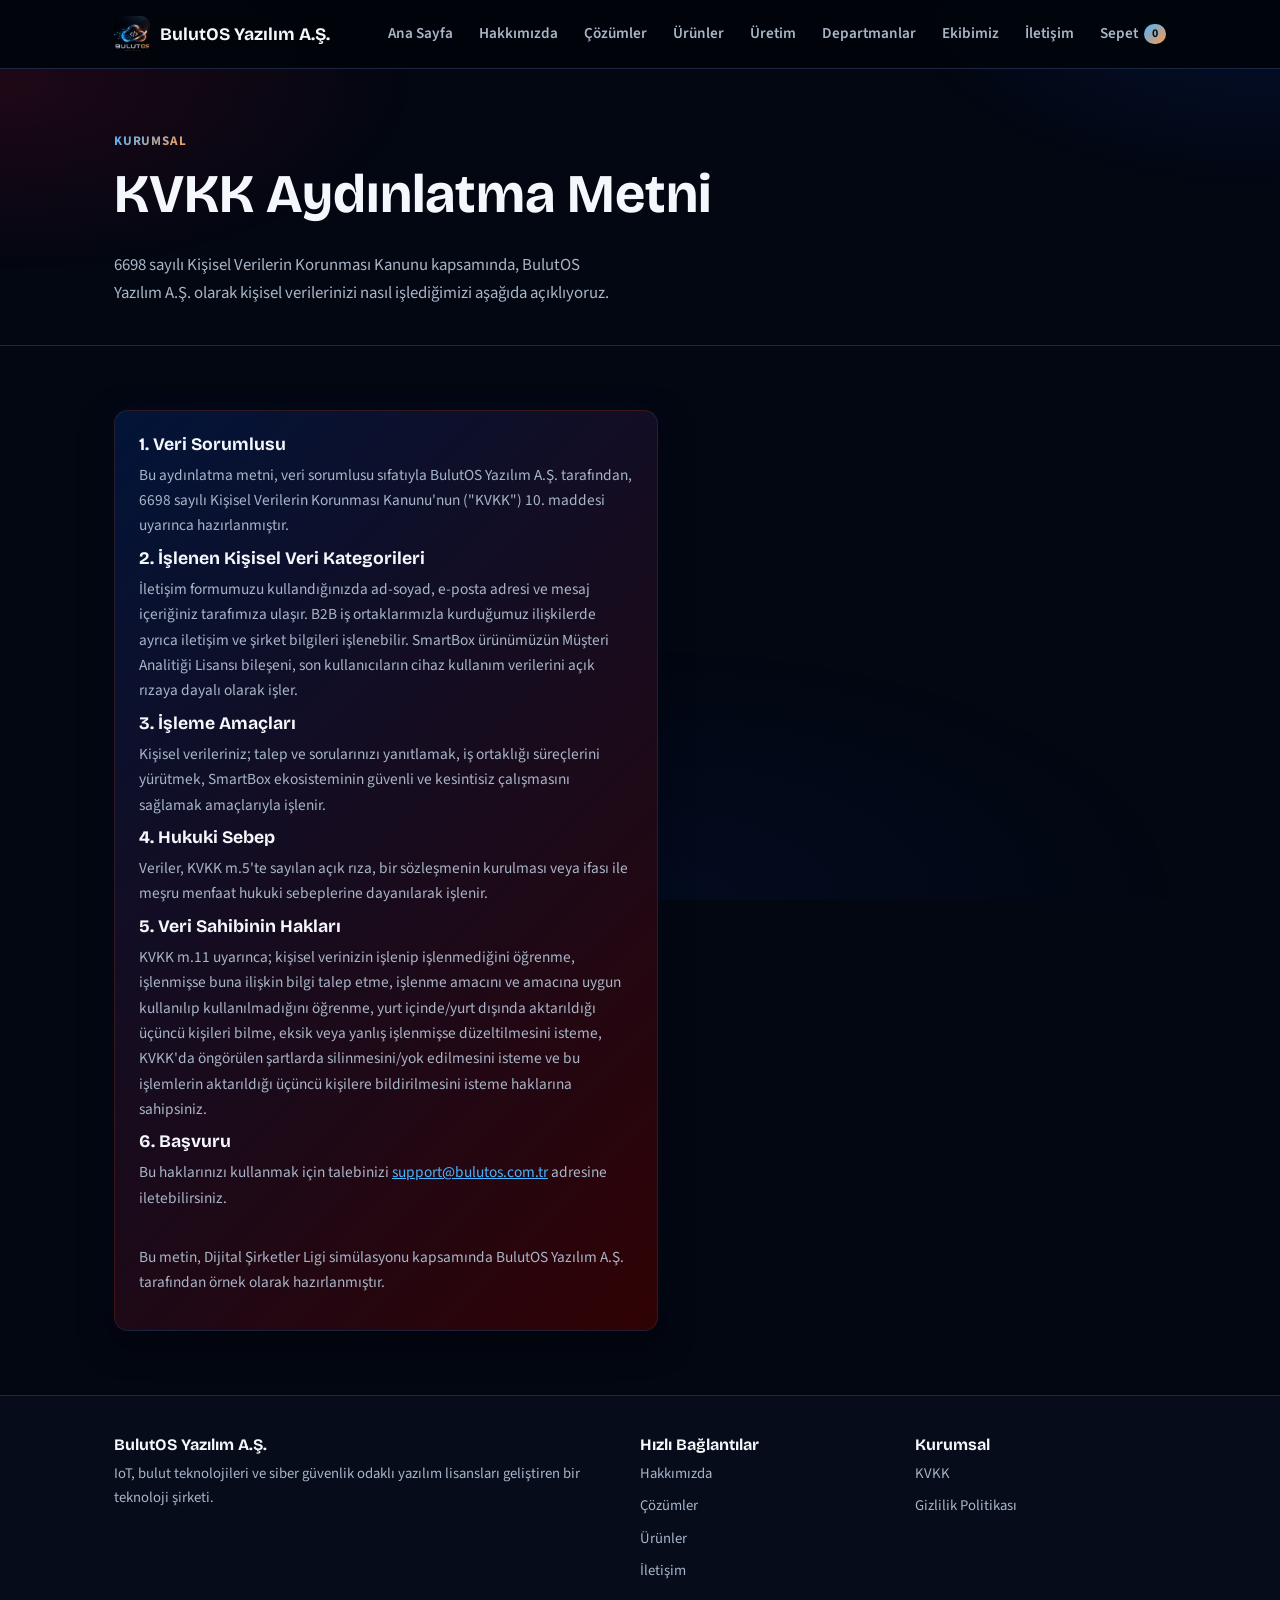
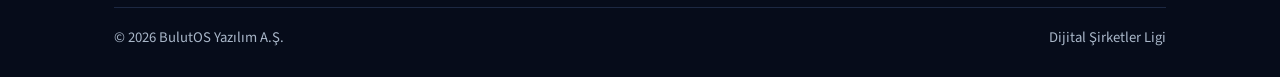
<file: kvkk.html>
<!DOCTYPE html>
<html lang="tr">
<head>
<meta charset="UTF-8">
<meta name="viewport" content="width=device-width, initial-scale=1">
<title>KVKK Aydınlatma Metni — BulutOS Yazılım A.Ş.</title>
<link rel="icon" type="image/png" sizes="64x64" href="[data-uri]">
<link rel="preconnect" href="https://fonts.googleapis.com">
<link rel="preconnect" href="https://fonts.gstatic.com" crossorigin>
<link href="https://fonts.googleapis.com/css2?family=Bricolage+Grotesque:wght@600;700&family=Source+Sans+3:wght@400;600&display=swap" rel="stylesheet">
<link rel="stylesheet" href="style.css">
</head>
<body>
<header>
  <div class="wrap">
    <a class="logo" href="index.html"><span class="logo-mark logo-bg" role="img" aria-label="BulutOS logosu"></span>BulutOS Yazılım A.Ş.</a>
    <nav class="main" id="mainNav" aria-label="Ana menü">
      <a href="index.html">Ana Sayfa</a>
      <a href="hakkimizda.html">Hakkımızda</a>
      <a href="cozumler.html">Çözümler</a>
      <a href="urunler.html">Ürünler</a>
      <a href="uretim.html">Üretim</a>
      <a href="departmanlar.html">Departmanlar</a>
      <a href="ekip.html">Ekibimiz</a>
      <a href="iletisim.html">İletişim</a>
      <a href="sepet.html" class="cart-link">Sepet <span class="cart-count" data-cart-count>0</span></a>
    </nav>
    <button class="burger" id="burgerBtn" aria-label="Menüyü aç" aria-expanded="false" aria-controls="mainNav">
      <span></span><span></span><span></span>
    </button>
  </div>
</header>

<main>
  <section class="page-hero">
    <div class="wrap">
      <p class="eyebrow">Kurumsal</p>
      <h1>KVKK Aydınlatma Metni</h1>
      <p class="section-intro">6698 sayılı Kişisel Verilerin Korunması Kanunu kapsamında, BulutOS Yazılım A.Ş. olarak kişisel verilerinizi nasıl işlediğimizi aşağıda açıklıyoruz.</p>
    </div>
  </section>

  <section>
    <div class="wrap">
      <div class="card" style="max-width:68ch">
        <h3>1. Veri Sorumlusu</h3>
        <p>Bu aydınlatma metni, veri sorumlusu sıfatıyla BulutOS Yazılım A.Ş. tarafından, 6698 sayılı Kişisel Verilerin Korunması Kanunu'nun ("KVKK") 10. maddesi uyarınca hazırlanmıştır.</p>

        <h3>2. İşlenen Kişisel Veri Kategorileri</h3>
        <p>İletişim formumuzu kullandığınızda ad-soyad, e-posta adresi ve mesaj içeriğiniz tarafımıza ulaşır. B2B iş ortaklarımızla kurduğumuz ilişkilerde ayrıca iletişim ve şirket bilgileri işlenebilir. SmartBox ürünümüzün Müşteri Analitiği Lisansı bileşeni, son kullanıcıların cihaz kullanım verilerini açık rızaya dayalı olarak işler.</p>

        <h3>3. İşleme Amaçları</h3>
        <p>Kişisel verileriniz; talep ve sorularınızı yanıtlamak, iş ortaklığı süreçlerini yürütmek, SmartBox ekosisteminin güvenli ve kesintisiz çalışmasını sağlamak amaçlarıyla işlenir.</p>

        <h3>4. Hukuki Sebep</h3>
        <p>Veriler, KVKK m.5'te sayılan açık rıza, bir sözleşmenin kurulması veya ifası ile meşru menfaat hukuki sebeplerine dayanılarak işlenir.</p>

        <h3>5. Veri Sahibinin Hakları</h3>
        <p>KVKK m.11 uyarınca; kişisel verinizin işlenip işlenmediğini öğrenme, işlenmişse buna ilişkin bilgi talep etme, işlenme amacını ve amacına uygun kullanılıp kullanılmadığını öğrenme, yurt içinde/yurt dışında aktarıldığı üçüncü kişileri bilme, eksik veya yanlış işlenmişse düzeltilmesini isteme, KVKK'da öngörülen şartlarda silinmesini/yok edilmesini isteme ve bu işlemlerin aktarıldığı üçüncü kişilere bildirilmesini isteme haklarına sahipsiniz.</p>

        <h3>6. Başvuru</h3>
        <p>Bu haklarınızı kullanmak için talebinizi <a href="mailto:support@bulutos.com.tr">support@bulutos.com.tr</a> adresine iletebilirsiniz.</p>

        <p class="legal-note">Bu metin, Dijital Şirketler Ligi simülasyonu kapsamında BulutOS Yazılım A.Ş. tarafından örnek olarak hazırlanmıştır.</p>
      </div>
    </div>
  </section>
</main>

<footer>
  <div class="wrap">
    <div class="foot-grid">
      <div>
        <h3>BulutOS Yazılım A.Ş.</h3>
        <p>IoT, bulut teknolojileri ve siber güvenlik odaklı yazılım lisansları geliştiren bir teknoloji şirketi.</p>
      </div>
      <div>
        <h3>Hızlı Bağlantılar</h3>
        <ul>
          <li><a href="hakkimizda.html">Hakkımızda</a></li>
          <li><a href="cozumler.html">Çözümler</a></li>
          <li><a href="urunler.html">Ürünler</a></li>
          <li><a href="iletisim.html">İletişim</a></li>
        </ul>
      </div>
      <div>
        <h3>Kurumsal</h3>
        <ul>
          <li><a href="kvkk.html">KVKK</a></li>
          <li><a href="gizlilik.html">Gizlilik Politikası</a></li>
        </ul>
      </div>
    </div>
    <div class="foot-bottom">
      <span>© 2026 BulutOS Yazılım A.Ş.</span>
      <span>Dijital Şirketler Ligi</span>
    </div>
  </div>
</footer>
<script src="script.js"></script>
</body>
</html>
</file>
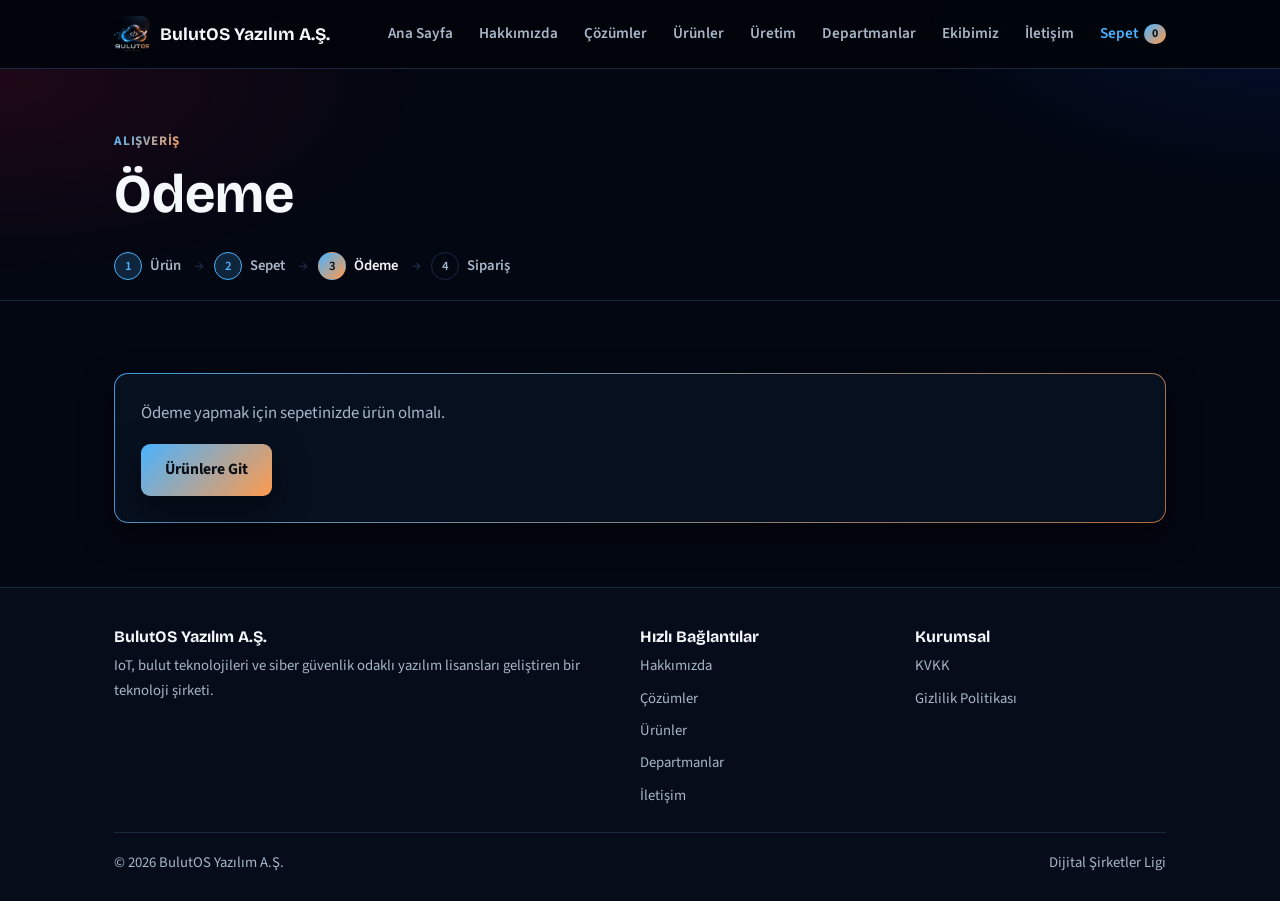
<file: odeme.html>
<!DOCTYPE html>
<html lang="tr">
<head>
<meta charset="UTF-8">
<meta name="viewport" content="width=device-width, initial-scale=1">
<title>Ödeme — BulutOS Yazılım A.Ş.</title>
<link rel="icon" type="image/png" sizes="64x64" href="[data-uri]">
<link rel="preconnect" href="https://fonts.googleapis.com">
<link rel="preconnect" href="https://fonts.gstatic.com" crossorigin>
<link href="https://fonts.googleapis.com/css2?family=Bricolage+Grotesque:wght@600;700&family=Source+Sans+3:wght@400;600&display=swap" rel="stylesheet">
<link rel="stylesheet" href="style.css">
</head>
<body>
<header>
  <div class="wrap">
    <a class="logo" href="index.html"><span class="logo-mark logo-bg" role="img" aria-label="BulutOS logosu"></span>BulutOS Yazılım A.Ş.</a>
    <nav class="main" id="mainNav" aria-label="Ana menü">
      <a href="index.html">Ana Sayfa</a>
      <a href="hakkimizda.html">Hakkımızda</a>
      <a href="cozumler.html">Çözümler</a>
      <a href="urunler.html">Ürünler</a>
      <a href="uretim.html">Üretim</a>
      <a href="departmanlar.html">Departmanlar</a>
      <a href="ekip.html">Ekibimiz</a>
      <a href="iletisim.html">İletişim</a>
      <a href="sepet.html" class="cart-link active">Sepet <span class="cart-count" data-cart-count>0</span></a>
    </nav>
    <button class="burger" id="burgerBtn" aria-label="Menüyü aç" aria-expanded="false" aria-controls="mainNav">
      <span></span><span></span><span></span>
    </button>
  </div>
</header>

<main>
  <section class="page-hero">
    <div class="wrap">
      <p class="eyebrow">Alışveriş</p>
      <h1>Ödeme</h1>
      <ol class="steps" aria-label="Sipariş adımları">
      <li class="done"><a href="urunler.html">Ürün</a></li>
      <li class="done"><a href="sepet.html">Sepet</a></li>
      <li class="active" aria-current="step">Ödeme</li>
      <li>Sipariş</li>
      </ol>
    </div>
  </section>

  <section>
    <div class="wrap">
      <div class="panel empty" id="emptyNotice" hidden>
        <p>Ödeme yapmak için sepetinizde ürün olmalı.</p>
        <a class="btn btn-primary" href="urunler.html">Ürünlere Git</a>
      </div>
      <div class="checkout-grid" id="checkoutWrap">
        <form class="contact" id="checkoutForm">
          <label for="odAd">Ad Soyad / Firma Adı</label>
          <input id="odAd" name="odAd" type="text" required>
          <label for="odEposta">E-posta</label>
          <input id="odEposta" name="odEposta" type="email" required>
          <label for="odAdres">Teslimat Adresi</label>
          <textarea id="odAdres" name="odAdres" required></textarea>

          <p class="pay-title">Ödeme Yöntemi</p>
          <label class="pay-opt"><input type="radio" name="odeme" value="kart" checked> Kredi / Banka Kartı (simülasyon)</label>
          <label class="pay-opt"><input type="radio" name="odeme" value="havale"> Havale / EFT</label>
          <label class="pay-opt"><input type="radio" name="odeme" value="vadeli"> Vadeli ödeme (1 tur)</label>

          <p class="sim-note">Bu bir ders simülasyonudur: gerçek ödeme alınmaz ve kart bilgisi istenmez. Girdiğiniz bilgiler kaydedilmez, sipariş özetinde yalnızca adınız gösterilir.</p>
          <button class="btn btn-primary" type="submit">Siparişi Tamamla</button>
        </form>
        <div class="panel">
          <h3>Sipariş Özeti</h3>
          <div id="summaryList"></div>
          <div class="sum-row sum-total"><span>Toplam</span><span id="summaryTotal"></span></div>
        </div>
      </div>
    </div>
  </section>
</main>

<footer>
  <div class="wrap">
    <div class="foot-grid">
      <div>
        <h3>BulutOS Yazılım A.Ş.</h3>
        <p>IoT, bulut teknolojileri ve siber güvenlik odaklı yazılım lisansları geliştiren bir teknoloji şirketi.</p>
      </div>
      <div>
        <h3>Hızlı Bağlantılar</h3>
        <ul>
          <li><a href="hakkimizda.html">Hakkımızda</a></li>
          <li><a href="cozumler.html">Çözümler</a></li>
          <li><a href="urunler.html">Ürünler</a></li>
          <li><a href="departmanlar.html">Departmanlar</a></li>
          <li><a href="iletisim.html">İletişim</a></li>
        </ul>
      </div>
      <div>
        <h3>Kurumsal</h3>
        <ul>
          <li><a href="kvkk.html">KVKK</a></li>
          <li><a href="gizlilik.html">Gizlilik Politikası</a></li>
        </ul>
      </div>
    </div>
    <div class="foot-bottom">
      <span>© 2026 BulutOS Yazılım A.Ş.</span>
      <span>Dijital Şirketler Ligi</span>
    </div>
  </div>
</footer>
<script src="script.js"></script>
</body>
</html>
</file>
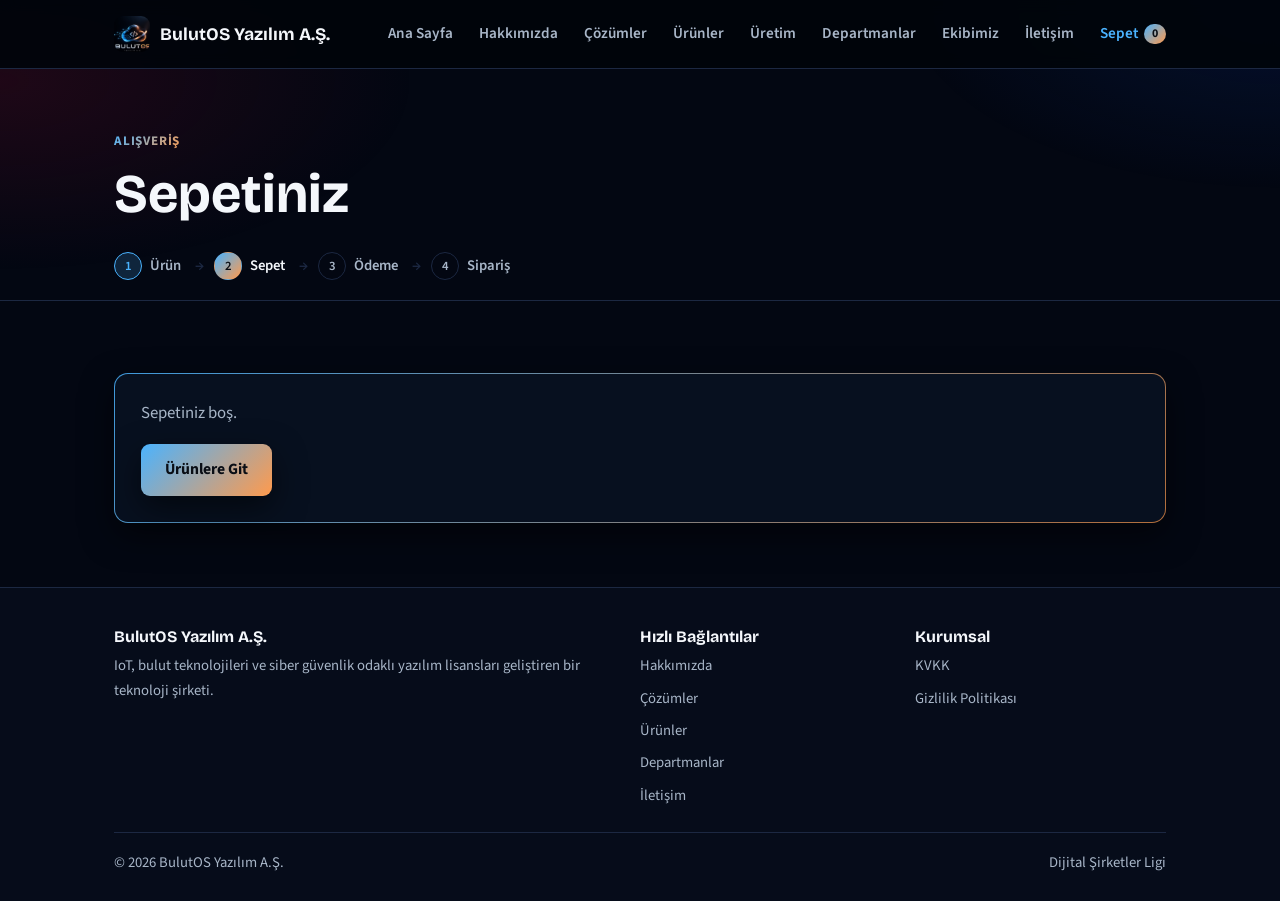
<file: sepet.html>
<!DOCTYPE html>
<html lang="tr">
<head>
<meta charset="UTF-8">
<meta name="viewport" content="width=device-width, initial-scale=1">
<title>Sepet — BulutOS Yazılım A.Ş.</title>
<link rel="icon" type="image/png" sizes="64x64" href="[data-uri]">
<link rel="preconnect" href="https://fonts.googleapis.com">
<link rel="preconnect" href="https://fonts.gstatic.com" crossorigin>
<link href="https://fonts.googleapis.com/css2?family=Bricolage+Grotesque:wght@600;700&family=Source+Sans+3:wght@400;600&display=swap" rel="stylesheet">
<link rel="stylesheet" href="style.css">
</head>
<body>
<header>
  <div class="wrap">
    <a class="logo" href="index.html"><span class="logo-mark logo-bg" role="img" aria-label="BulutOS logosu"></span>BulutOS Yazılım A.Ş.</a>
    <nav class="main" id="mainNav" aria-label="Ana menü">
      <a href="index.html">Ana Sayfa</a>
      <a href="hakkimizda.html">Hakkımızda</a>
      <a href="cozumler.html">Çözümler</a>
      <a href="urunler.html">Ürünler</a>
      <a href="uretim.html">Üretim</a>
      <a href="departmanlar.html">Departmanlar</a>
      <a href="ekip.html">Ekibimiz</a>
      <a href="iletisim.html">İletişim</a>
      <a href="sepet.html" class="cart-link active">Sepet <span class="cart-count" data-cart-count>0</span></a>
    </nav>
    <button class="burger" id="burgerBtn" aria-label="Menüyü aç" aria-expanded="false" aria-controls="mainNav">
      <span></span><span></span><span></span>
    </button>
  </div>
</header>

<main>
  <section class="page-hero">
    <div class="wrap">
      <p class="eyebrow">Alışveriş</p>
      <h1>Sepetiniz</h1>
      <ol class="steps" aria-label="Sipariş adımları">
      <li class="done"><a href="urunler.html">Ürün</a></li>
      <li class="active" aria-current="step">Sepet</li>
      <li>Ödeme</li>
      <li>Sipariş</li>
      </ol>
    </div>
  </section>

  <section>
    <div class="wrap">
      <div id="cartRoot"></div>
    </div>
  </section>
</main>

<footer>
  <div class="wrap">
    <div class="foot-grid">
      <div>
        <h3>BulutOS Yazılım A.Ş.</h3>
        <p>IoT, bulut teknolojileri ve siber güvenlik odaklı yazılım lisansları geliştiren bir teknoloji şirketi.</p>
      </div>
      <div>
        <h3>Hızlı Bağlantılar</h3>
        <ul>
          <li><a href="hakkimizda.html">Hakkımızda</a></li>
          <li><a href="cozumler.html">Çözümler</a></li>
          <li><a href="urunler.html">Ürünler</a></li>
          <li><a href="departmanlar.html">Departmanlar</a></li>
          <li><a href="iletisim.html">İletişim</a></li>
        </ul>
      </div>
      <div>
        <h3>Kurumsal</h3>
        <ul>
          <li><a href="kvkk.html">KVKK</a></li>
          <li><a href="gizlilik.html">Gizlilik Politikası</a></li>
        </ul>
      </div>
    </div>
    <div class="foot-bottom">
      <span>© 2026 BulutOS Yazılım A.Ş.</span>
      <span>Dijital Şirketler Ligi</span>
    </div>
  </div>
</footer>
<script src="script.js"></script>
</body>
</html>
</file>
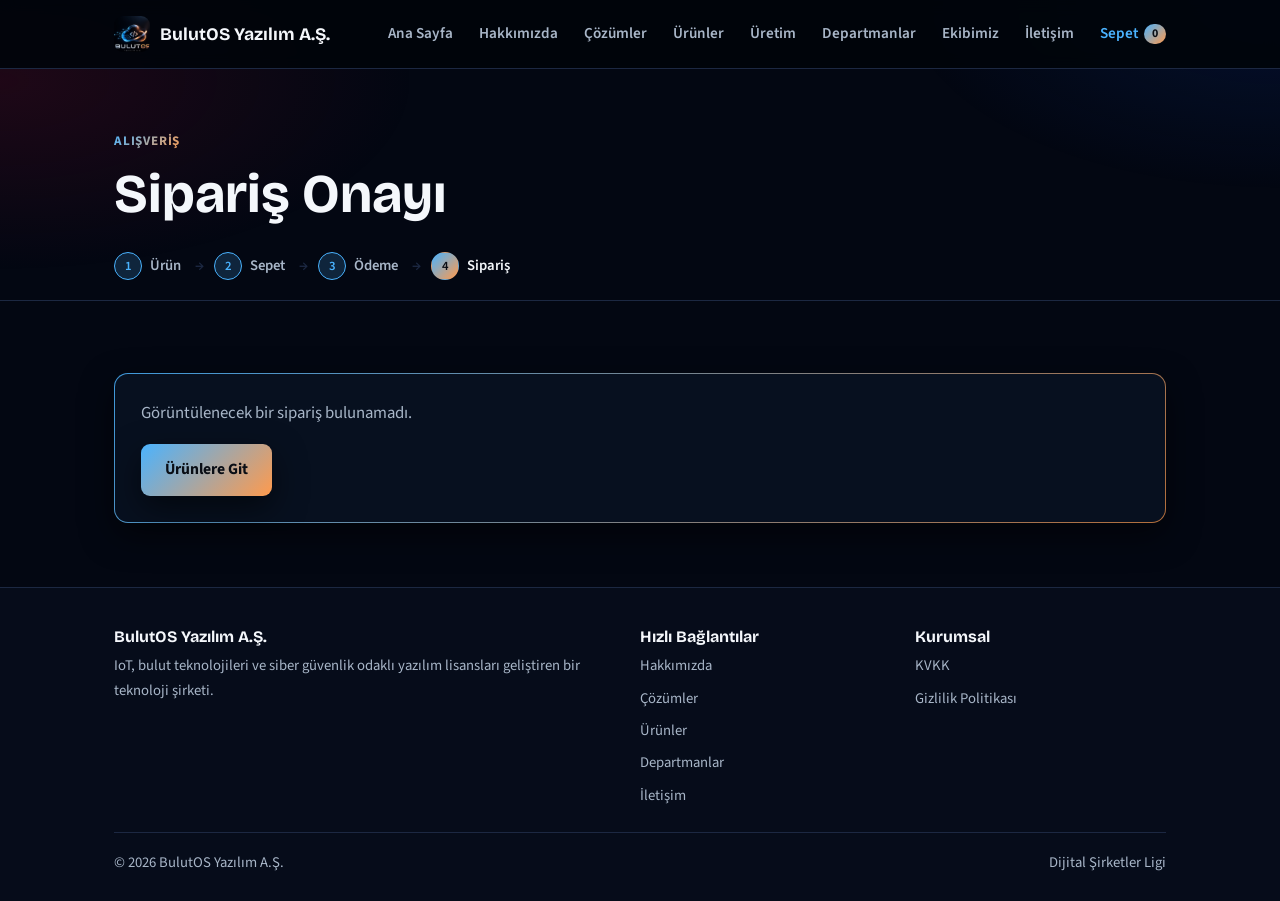
<file: siparis.html>
<!DOCTYPE html>
<html lang="tr">
<head>
<meta charset="UTF-8">
<meta name="viewport" content="width=device-width, initial-scale=1">
<title>Sipariş — BulutOS Yazılım A.Ş.</title>
<link rel="icon" type="image/png" sizes="64x64" href="[data-uri]">
<link rel="preconnect" href="https://fonts.googleapis.com">
<link rel="preconnect" href="https://fonts.gstatic.com" crossorigin>
<link href="https://fonts.googleapis.com/css2?family=Bricolage+Grotesque:wght@600;700&family=Source+Sans+3:wght@400;600&display=swap" rel="stylesheet">
<link rel="stylesheet" href="style.css">
</head>
<body>
<header>
  <div class="wrap">
    <a class="logo" href="index.html"><span class="logo-mark logo-bg" role="img" aria-label="BulutOS logosu"></span>BulutOS Yazılım A.Ş.</a>
    <nav class="main" id="mainNav" aria-label="Ana menü">
      <a href="index.html">Ana Sayfa</a>
      <a href="hakkimizda.html">Hakkımızda</a>
      <a href="cozumler.html">Çözümler</a>
      <a href="urunler.html">Ürünler</a>
      <a href="uretim.html">Üretim</a>
      <a href="departmanlar.html">Departmanlar</a>
      <a href="ekip.html">Ekibimiz</a>
      <a href="iletisim.html">İletişim</a>
      <a href="sepet.html" class="cart-link active">Sepet <span class="cart-count" data-cart-count>0</span></a>
    </nav>
    <button class="burger" id="burgerBtn" aria-label="Menüyü aç" aria-expanded="false" aria-controls="mainNav">
      <span></span><span></span><span></span>
    </button>
  </div>
</header>

<main>
  <section class="page-hero">
    <div class="wrap">
      <p class="eyebrow">Alışveriş</p>
      <h1>Sipariş Onayı</h1>
      <ol class="steps" aria-label="Sipariş adımları">
      <li class="done"><a href="urunler.html">Ürün</a></li>
      <li class="done"><a href="sepet.html">Sepet</a></li>
      <li class="done"><a href="odeme.html">Ödeme</a></li>
      <li class="active" aria-current="step">Sipariş</li>
      </ol>
    </div>
  </section>

  <section>
    <div class="wrap">
      <div class="panel" id="orderBox">
        <div class="order-ok">
          <div class="check" aria-hidden="true">✓</div>
          <h2 style="margin:0">Siparişiniz alındı</h2>
        </div>
        <p>Teşekkürler! Sipariş özetiniz aşağıdadır.</p>
        <div class="order-meta">
          <div><strong>Sipariş No</strong><span id="orderNo"></span></div>
          <div><strong>Tarih</strong><span id="orderDate"></span></div>
          <div><strong>Sipariş Veren</strong><span id="orderName"></span></div>
          <div><strong>Ödeme Yöntemi</strong><span id="orderMethod"></span></div>
        </div>
        <div id="orderItems"></div>
        <div class="sum-row sum-total"><span>Toplam</span><span id="orderTotal"></span></div>
        <p class="sim-note">Bu sipariş Dijital Şirketler Ligi simülasyonu kapsamında oluşturulmuştur, gerçek bir satış değildir.</p>
        <div class="btn-row">
          <a class="btn btn-ghost" href="index.html">Ana Sayfa</a>
          <a class="btn btn-primary" href="urunler.html">Alışverişe Devam Et</a>
        </div>
      </div>
      <div class="panel empty" id="noOrder" hidden>
        <p>Görüntülenecek bir sipariş bulunamadı.</p>
        <a class="btn btn-primary" href="urunler.html">Ürünlere Git</a>
      </div>
    </div>
  </section>
</main>

<footer>
  <div class="wrap">
    <div class="foot-grid">
      <div>
        <h3>BulutOS Yazılım A.Ş.</h3>
        <p>IoT, bulut teknolojileri ve siber güvenlik odaklı yazılım lisansları geliştiren bir teknoloji şirketi.</p>
      </div>
      <div>
        <h3>Hızlı Bağlantılar</h3>
        <ul>
          <li><a href="hakkimizda.html">Hakkımızda</a></li>
          <li><a href="cozumler.html">Çözümler</a></li>
          <li><a href="urunler.html">Ürünler</a></li>
          <li><a href="departmanlar.html">Departmanlar</a></li>
          <li><a href="iletisim.html">İletişim</a></li>
        </ul>
      </div>
      <div>
        <h3>Kurumsal</h3>
        <ul>
          <li><a href="kvkk.html">KVKK</a></li>
          <li><a href="gizlilik.html">Gizlilik Politikası</a></li>
        </ul>
      </div>
    </div>
    <div class="foot-bottom">
      <span>© 2026 BulutOS Yazılım A.Ş.</span>
      <span>Dijital Şirketler Ligi</span>
    </div>
  </div>
</footer>
<script src="script.js"></script>
</body>
</html>
</file>
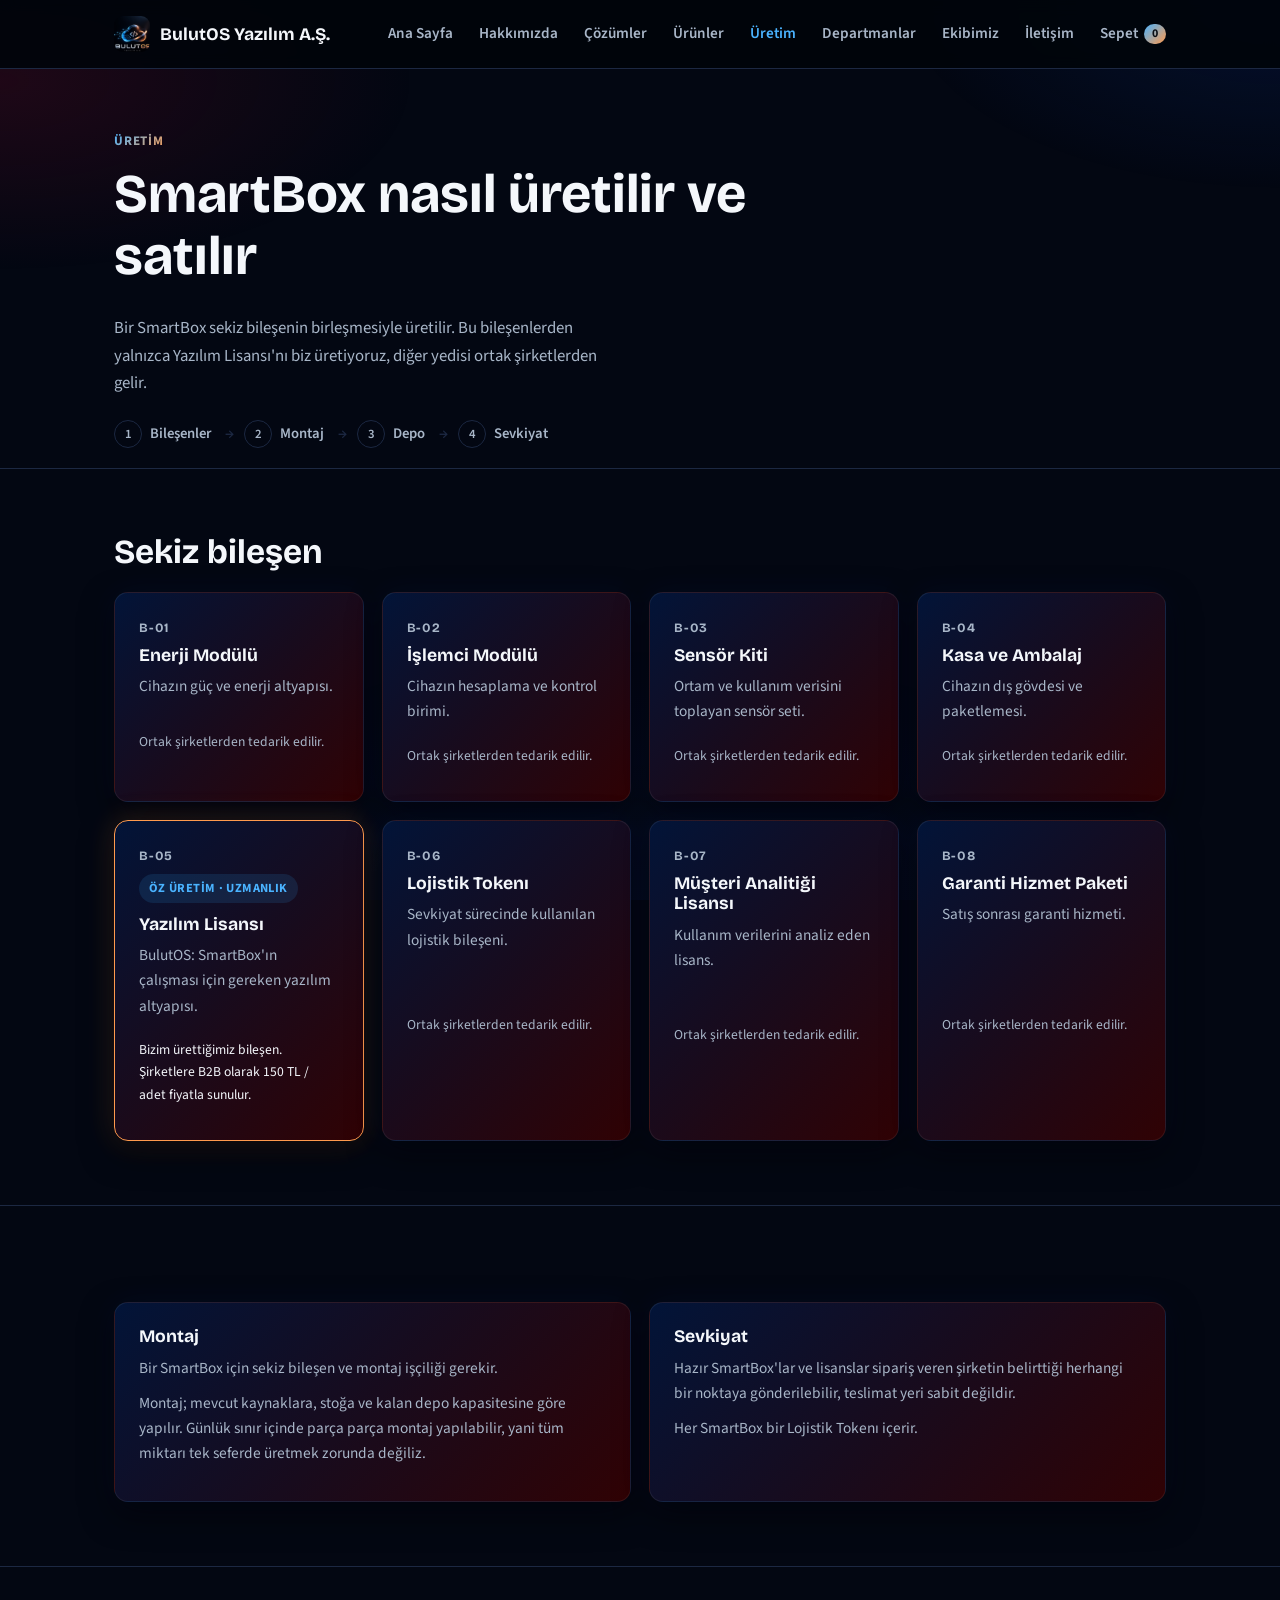
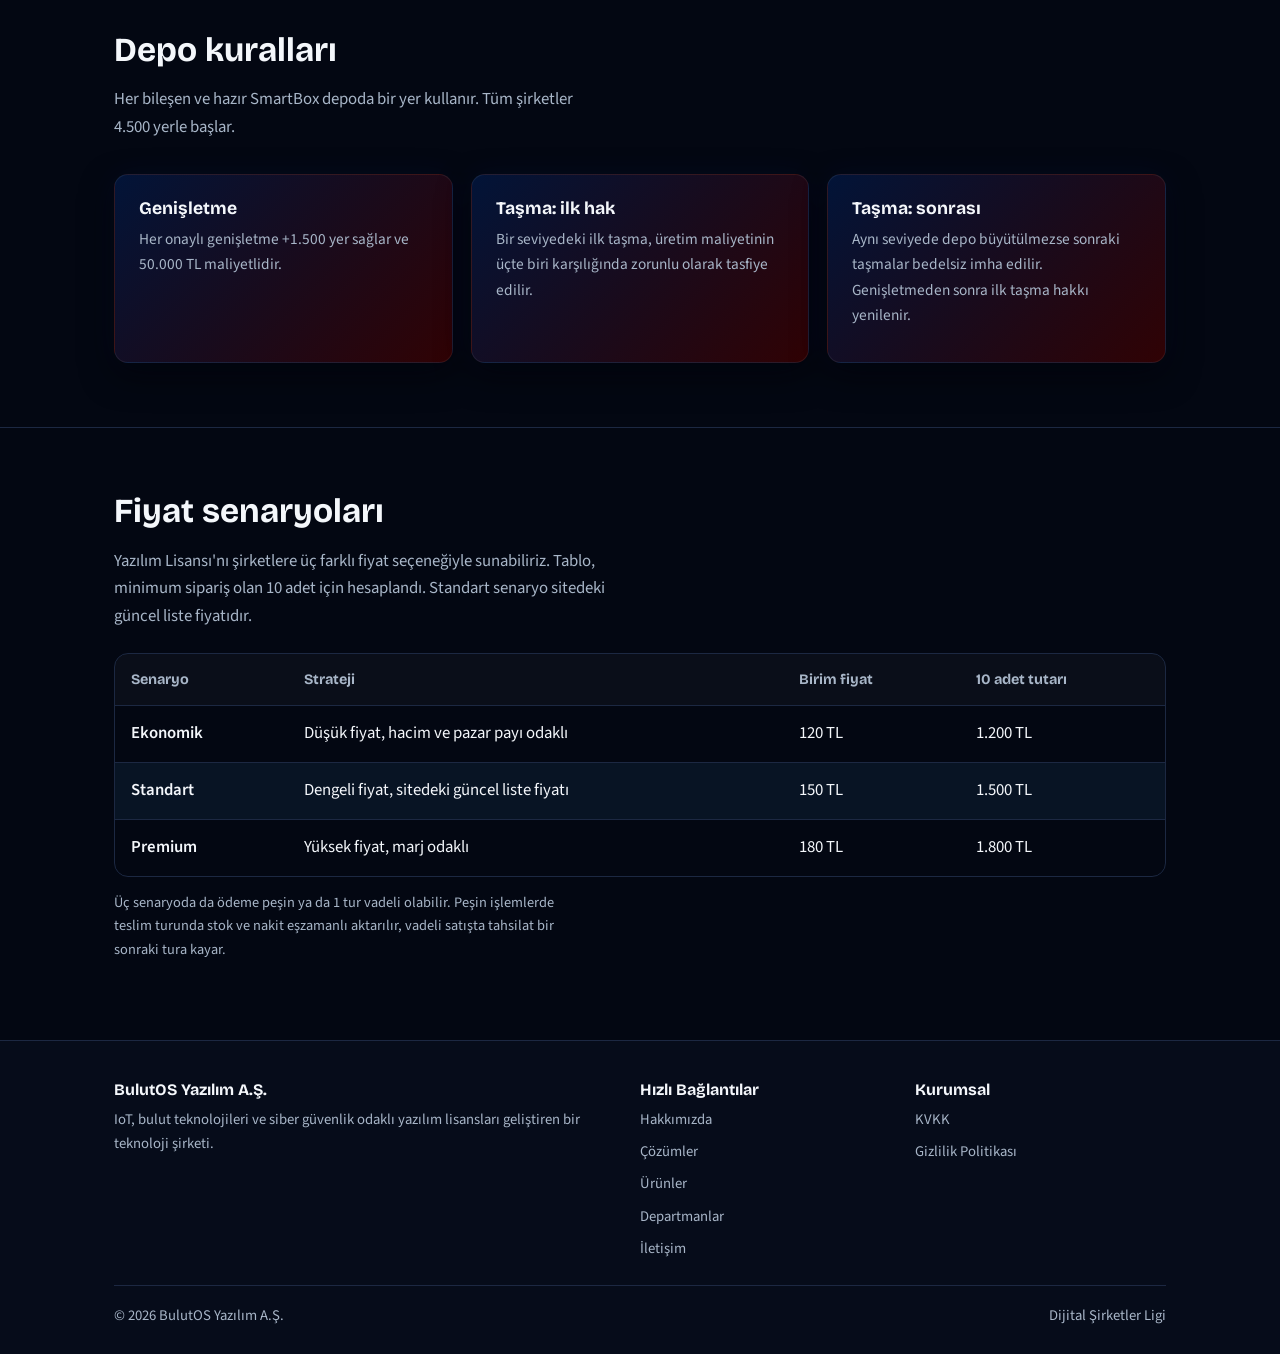
<file: uretim.html>
<!DOCTYPE html>
<html lang="tr">
<head>
<meta charset="UTF-8">
<meta name="viewport" content="width=device-width, initial-scale=1">
<title>Üretim ve Fiyat Senaryoları — BulutOS Yazılım A.Ş.</title>
<link rel="icon" type="image/png" sizes="64x64" href="[data-uri]">
<link rel="preconnect" href="https://fonts.googleapis.com">
<link rel="preconnect" href="https://fonts.gstatic.com" crossorigin>
<link href="https://fonts.googleapis.com/css2?family=Bricolage+Grotesque:wght@600;700&family=Source+Sans+3:wght@400;600&display=swap" rel="stylesheet">
<link rel="stylesheet" href="style.css">
</head>
<body>
<header>
  <div class="wrap">
    <a class="logo" href="index.html"><span class="logo-mark logo-bg" role="img" aria-label="BulutOS logosu"></span>BulutOS Yazılım A.Ş.</a>
    <nav class="main" id="mainNav" aria-label="Ana menü">
      <a href="index.html">Ana Sayfa</a>
      <a href="hakkimizda.html">Hakkımızda</a>
      <a href="cozumler.html">Çözümler</a>
      <a href="urunler.html">Ürünler</a>
      <a href="uretim.html" class="active">Üretim</a>
      <a href="departmanlar.html">Departmanlar</a>
      <a href="ekip.html">Ekibimiz</a>
      <a href="iletisim.html">İletişim</a>
      <a href="sepet.html" class="cart-link">Sepet <span class="cart-count" data-cart-count>0</span></a>
    </nav>
    <button class="burger" id="burgerBtn" aria-label="Menüyü aç" aria-expanded="false" aria-controls="mainNav">
      <span></span><span></span><span></span>
    </button>
  </div>
</header>

<main>
  <section class="page-hero">
    <div class="wrap">
      <p class="eyebrow">Üretim</p>
      <h1>SmartBox nasıl üretilir ve satılır</h1>
      <p class="section-intro">Bir SmartBox sekiz bileşenin birleşmesiyle üretilir. Bu bileşenlerden yalnızca Yazılım Lisansı'nı biz üretiyoruz, diğer yedisi ortak şirketlerden gelir.</p>
      <ol class="steps" aria-label="Üretim süreci">
        <li>Bileşenler</li>
        <li>Montaj</li>
        <li>Depo</li>
        <li>Sevkiyat</li>
      </ol>
    </div>
  </section>

  <section>
    <div class="wrap">
      <h2>Sekiz bileşen</h2>
      <div class="grid grid-4">
        <div class="card">
          <span class="code">B-01</span>
          <h3>Enerji Modülü</h3>
          <p>Cihazın güç ve enerji altyapısı.</p>
          <p class="src">Ortak şirketlerden tedarik edilir.</p>
        </div>
        <div class="card">
          <span class="code">B-02</span>
          <h3>İşlemci Modülü</h3>
          <p>Cihazın hesaplama ve kontrol birimi.</p>
          <p class="src">Ortak şirketlerden tedarik edilir.</p>
        </div>
        <div class="card">
          <span class="code">B-03</span>
          <h3>Sensör Kiti</h3>
          <p>Ortam ve kullanım verisini toplayan sensör seti.</p>
          <p class="src">Ortak şirketlerden tedarik edilir.</p>
        </div>
        <div class="card">
          <span class="code">B-04</span>
          <h3>Kasa ve Ambalaj</h3>
          <p>Cihazın dış gövdesi ve paketlemesi.</p>
          <p class="src">Ortak şirketlerden tedarik edilir.</p>
        </div>
        <div class="card own">
          <span class="code">B-05</span>
          <span class="tag">Öz Üretim · Uzmanlık</span>
          <h3>Yazılım Lisansı</h3>
          <p>BulutOS: SmartBox'ın çalışması için gereken yazılım altyapısı.</p>
          <p class="src">Bizim ürettiğimiz bileşen. Şirketlere B2B olarak 150 TL / adet fiyatla sunulur.</p>
        </div>
        <div class="card">
          <span class="code">B-06</span>
          <h3>Lojistik Tokenı</h3>
          <p>Sevkiyat sürecinde kullanılan lojistik bileşeni.</p>
          <p class="src">Ortak şirketlerden tedarik edilir.</p>
        </div>
        <div class="card">
          <span class="code">B-07</span>
          <h3>Müşteri Analitiği Lisansı</h3>
          <p>Kullanım verilerini analiz eden lisans.</p>
          <p class="src">Ortak şirketlerden tedarik edilir.</p>
        </div>
        <div class="card">
          <span class="code">B-08</span>
          <h3>Garanti Hizmet Paketi</h3>
          <p>Satış sonrası garanti hizmeti.</p>
          <p class="src">Ortak şirketlerden tedarik edilir.</p>
        </div>
      </div>
    </div>
  </section>

  <section>
    <div class="wrap">
      <div class="grid grid-2">
        <div class="card">
          <h3>Montaj</h3>
          <p>Bir SmartBox için sekiz bileşen ve montaj işçiliği gerekir.</p>
          <p>Montaj; mevcut kaynaklara, stoğa ve kalan depo kapasitesine göre yapılır. Günlük sınır içinde parça parça montaj yapılabilir, yani tüm miktarı tek seferde üretmek zorunda değiliz.</p>
        </div>
        <div class="card">
          <h3>Sevkiyat</h3>
          <p>Hazır SmartBox'lar ve lisanslar sipariş veren şirketin belirttiği herhangi bir noktaya gönderilebilir, teslimat yeri sabit değildir.</p>
          <p>Her SmartBox bir Lojistik Tokenı içerir.</p>
        </div>
      </div>
    </div>
  </section>

  <section>
    <div class="wrap">
      <h2>Depo kuralları</h2>
      <p class="section-intro">Her bileşen ve hazır SmartBox depoda bir yer kullanır. Tüm şirketler 4.500 yerle başlar.</p>
      <div class="grid grid-3">
        <div class="card">
          <h3>Genişletme</h3>
          <p>Her onaylı genişletme +1.500 yer sağlar ve 50.000 TL maliyetlidir.</p>
        </div>
        <div class="card">
          <h3>Taşma: ilk hak</h3>
          <p>Bir seviyedeki ilk taşma, üretim maliyetinin üçte biri karşılığında zorunlu olarak tasfiye edilir.</p>
        </div>
        <div class="card">
          <h3>Taşma: sonrası</h3>
          <p>Aynı seviyede depo büyütülmezse sonraki taşmalar bedelsiz imha edilir. Genişletmeden sonra ilk taşma hakkı yenilenir.</p>
        </div>
      </div>
    </div>
  </section>

  <section>
    <div class="wrap">
      <h2>Fiyat senaryoları</h2>
      <p class="section-intro">Yazılım Lisansı'nı şirketlere üç farklı fiyat seçeneğiyle sunabiliriz. Tablo, minimum sipariş olan 10 adet için hesaplandı. Standart senaryo sitedeki güncel liste fiyatıdır.</p>
      <div class="table-scroll">
        <table>
          <thead>
            <tr><th scope="col">Senaryo</th><th scope="col">Strateji</th><th scope="col">Birim fiyat</th><th scope="col">10 adet tutarı</th></tr>
          </thead>
          <tbody>
            <tr>
              <td data-label="Senaryo">Ekonomik</td>
              <td data-label="Strateji">Düşük fiyat, hacim ve pazar payı odaklı</td>
              <td data-label="Birim fiyat">120 TL</td>
              <td data-label="10 adet tutarı">1.200 TL</td>
            </tr>
            <tr class="rec">
              <td data-label="Senaryo">Standart</td>
              <td data-label="Strateji">Dengeli fiyat, sitedeki güncel liste fiyatı</td>
              <td data-label="Birim fiyat">150 TL</td>
              <td data-label="10 adet tutarı">1.500 TL</td>
            </tr>
            <tr>
              <td data-label="Senaryo">Premium</td>
              <td data-label="Strateji">Yüksek fiyat, marj odaklı</td>
              <td data-label="Birim fiyat">180 TL</td>
              <td data-label="10 adet tutarı">1.800 TL</td>
            </tr>
          </tbody>
        </table>
      </div>
      <p class="note">Üç senaryoda da ödeme peşin ya da 1 tur vadeli olabilir. Peşin işlemlerde teslim turunda stok ve nakit eşzamanlı aktarılır, vadeli satışta tahsilat bir sonraki tura kayar.</p>
    </div>
  </section>
</main>

<footer>
  <div class="wrap">
    <div class="foot-grid">
      <div>
        <h3>BulutOS Yazılım A.Ş.</h3>
        <p>IoT, bulut teknolojileri ve siber güvenlik odaklı yazılım lisansları geliştiren bir teknoloji şirketi.</p>
      </div>
      <div>
        <h3>Hızlı Bağlantılar</h3>
        <ul>
          <li><a href="hakkimizda.html">Hakkımızda</a></li>
          <li><a href="cozumler.html">Çözümler</a></li>
          <li><a href="urunler.html">Ürünler</a></li>
          <li><a href="departmanlar.html">Departmanlar</a></li>
          <li><a href="iletisim.html">İletişim</a></li>
        </ul>
      </div>
      <div>
        <h3>Kurumsal</h3>
        <ul>
          <li><a href="kvkk.html">KVKK</a></li>
          <li><a href="gizlilik.html">Gizlilik Politikası</a></li>
        </ul>
      </div>
    </div>
    <div class="foot-bottom">
      <span>© 2026 BulutOS Yazılım A.Ş.</span>
      <span>Dijital Şirketler Ligi</span>
    </div>
  </div>
</footer>
<script src="script.js"></script>
</body>
</html>
</file>
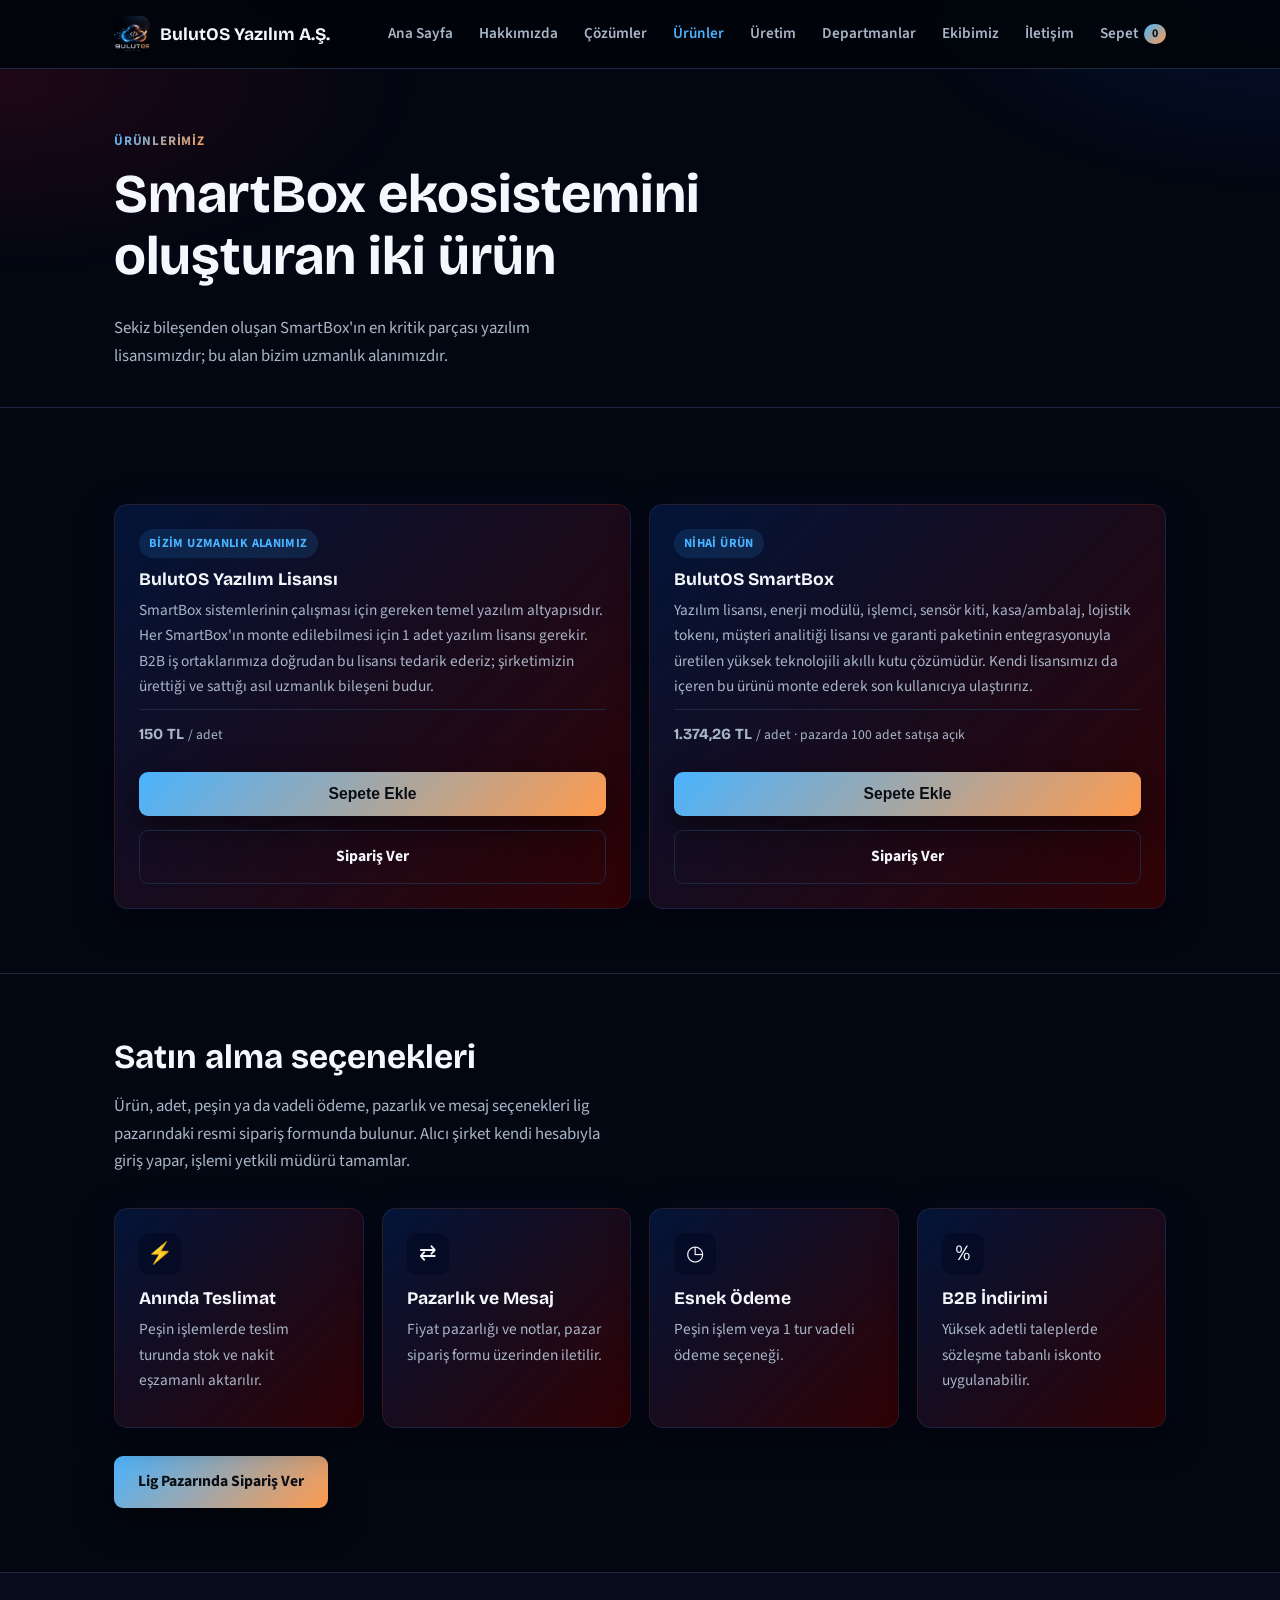
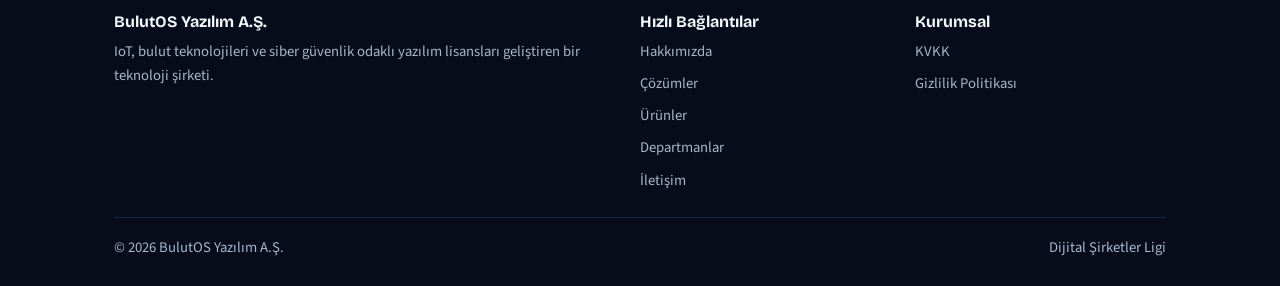
<file: urunler.html>
<!DOCTYPE html>
<html lang="tr">
<head>
<meta charset="UTF-8">
<meta name="viewport" content="width=device-width, initial-scale=1">
<title>Ürünlerimiz — BulutOS Yazılım A.Ş.</title>
<link rel="icon" type="image/png" sizes="64x64" href="[data-uri]">
<link rel="preconnect" href="https://fonts.googleapis.com">
<link rel="preconnect" href="https://fonts.gstatic.com" crossorigin>
<link href="https://fonts.googleapis.com/css2?family=Bricolage+Grotesque:wght@600;700&family=Source+Sans+3:wght@400;600&display=swap" rel="stylesheet">
<link rel="stylesheet" href="style.css">
</head>
<body>
<header>
  <div class="wrap">
    <a class="logo" href="index.html"><span class="logo-mark logo-bg" role="img" aria-label="BulutOS logosu"></span>BulutOS Yazılım A.Ş.</a>
    <nav class="main" id="mainNav" aria-label="Ana menü">
      <a href="index.html">Ana Sayfa</a>
      <a href="hakkimizda.html">Hakkımızda</a>
      <a href="cozumler.html">Çözümler</a>
      <a href="urunler.html" class="active">Ürünler</a>
      <a href="uretim.html">Üretim</a>
      <a href="departmanlar.html">Departmanlar</a>
      <a href="ekip.html">Ekibimiz</a>
      <a href="iletisim.html">İletişim</a>
      <a href="sepet.html" class="cart-link">Sepet <span class="cart-count" data-cart-count>0</span></a>
    </nav>
    <button class="burger" id="burgerBtn" aria-label="Menüyü aç" aria-expanded="false" aria-controls="mainNav">
      <span></span><span></span><span></span>
    </button>
  </div>
</header>

<main>
  <section class="page-hero">
    <div class="wrap">
      <p class="eyebrow">Ürünlerimiz</p>
      <h1>SmartBox ekosistemini oluşturan iki ürün</h1>
      <p class="section-intro">Sekiz bileşenden oluşan SmartBox'ın en kritik parçası yazılım lisansımızdır; bu alan bizim uzmanlık alanımızdır.</p>
    </div>
  </section>

  <section>
    <div class="wrap">
      <div class="grid grid-2">
        <div class="card">
          <span class="tag">Bizim uzmanlık alanımız</span>
          <h3>BulutOS Yazılım Lisansı</h3>
          <p>SmartBox sistemlerinin çalışması için gereken temel yazılım altyapısıdır. Her SmartBox'ın monte edilebilmesi için 1 adet yazılım lisansı gerekir. B2B iş ortaklarımıza doğrudan bu lisansı tedarik ederiz; şirketimizin ürettiği ve sattığı asıl uzmanlık bileşeni budur.</p>
          <p class="price">150 TL <span>/ adet</span></p>
          <button type="button" class="btn btn-primary add-to-cart" data-id="lisans">Sepete Ekle</button>
          <a class="btn btn-ghost" href="https://dijital-sirketler-ligi-serhat-ata.ataserhat54.chatgpt.site/ogrenci?marketCompany=G05" target="_blank" rel="noopener noreferrer">Sipariş Ver</a>
        </div>
        <div class="card">
          <span class="tag">Nihai ürün</span>
          <h3>BulutOS SmartBox</h3>
          <p>Yazılım lisansı, enerji modülü, işlemci, sensör kiti, kasa/ambalaj, lojistik tokenı, müşteri analitiği lisansı ve garanti paketinin entegrasyonuyla üretilen yüksek teknolojili akıllı kutu çözümüdür. Kendi lisansımızı da içeren bu ürünü monte ederek son kullanıcıya ulaştırırız.</p>
          <p class="price">1.374,26 TL <span>/ adet · pazarda 100 adet satışa açık</span></p>
          <button type="button" class="btn btn-primary add-to-cart" data-id="smartbox">Sepete Ekle</button>
          <a class="btn btn-ghost" href="https://dijital-sirketler-ligi-serhat-ata.ataserhat54.chatgpt.site/ogrenci?marketCompany=G05" target="_blank" rel="noopener noreferrer">Sipariş Ver</a>
        </div>
      </div>
    </div>
  </section>

  <section>
    <div class="wrap">
      <h2>Satın alma seçenekleri</h2>
      <p class="section-intro">Ürün, adet, peşin ya da vadeli ödeme, pazarlık ve mesaj seçenekleri lig pazarındaki resmi sipariş formunda bulunur. Alıcı şirket kendi hesabıyla giriş yapar, işlemi yetkili müdürü tamamlar.</p>
      <div class="grid grid-4">
        <div class="card">
          <div class="icon">⚡</div>
          <h3>Anında Teslimat</h3>
          <p>Peşin işlemlerde teslim turunda stok ve nakit eşzamanlı aktarılır.</p>
        </div>
        <div class="card">
          <div class="icon">⇄</div>
          <h3>Pazarlık ve Mesaj</h3>
          <p>Fiyat pazarlığı ve notlar, pazar sipariş formu üzerinden iletilir.</p>
        </div>
        <div class="card">
          <div class="icon">◷</div>
          <h3>Esnek Ödeme</h3>
          <p>Peşin işlem veya 1 tur vadeli ödeme seçeneği.</p>
        </div>
        <div class="card">
          <div class="icon">％</div>
          <h3>B2B İndirimi</h3>
          <p>Yüksek adetli taleplerde sözleşme tabanlı iskonto uygulanabilir.</p>
        </div>
      </div>
      <div class="btn-row">
        <a class="btn btn-primary" href="https://dijital-sirketler-ligi-serhat-ata.ataserhat54.chatgpt.site/ogrenci?marketCompany=G05" target="_blank" rel="noopener noreferrer">Lig Pazarında Sipariş Ver</a>
      </div>
    </div>
  </section>
</main>

<footer>
  <div class="wrap">
    <div class="foot-grid">
      <div>
        <h3>BulutOS Yazılım A.Ş.</h3>
        <p>IoT, bulut teknolojileri ve siber güvenlik odaklı yazılım lisansları geliştiren bir teknoloji şirketi.</p>
      </div>
      <div>
        <h3>Hızlı Bağlantılar</h3>
        <ul>
          <li><a href="hakkimizda.html">Hakkımızda</a></li>
          <li><a href="cozumler.html">Çözümler</a></li>
          <li><a href="urunler.html">Ürünler</a></li>
          <li><a href="departmanlar.html">Departmanlar</a></li>
          <li><a href="iletisim.html">İletişim</a></li>
        </ul>
      </div>
      <div>
        <h3>Kurumsal</h3>
        <ul>
          <li><a href="kvkk.html">KVKK</a></li>
          <li><a href="gizlilik.html">Gizlilik Politikası</a></li>
        </ul>
      </div>
    </div>
    <div class="foot-bottom">
      <span>© 2026 BulutOS Yazılım A.Ş.</span>
      <span>Dijital Şirketler Ligi</span>
    </div>
  </div>
</footer>
<script src="script.js"></script>
</body>
</html>
</file>
<file: style.css>
:root{
  --bg:#030712; --bg-soft:#060c1a; --card:#07101f; --line:#1c2842;
  --ink:#f4f7fb; --muted:#a8b6c8;
  --blue:#4ab3ff; --orange:#ff9a4d;
  --grad:linear-gradient(135deg,var(--blue),var(--orange));
  --head:"Bricolage Grotesque","Trebuchet MS",sans-serif;
  --body:"Source Sans 3","Segoe UI",Arial,sans-serif;
  --shadow:0 12px 32px rgba(0,0,0,.55);
}
*{box-sizing:border-box}
html{scroll-behavior:smooth}
body{margin:0;background:var(--bg);color:var(--ink);font:1.05rem/1.65 var(--body)}
a{color:var(--blue)}
:focus-visible{outline:3px solid var(--orange);outline-offset:2px}
.wrap{max-width:1100px;margin:0 auto;padding:0 24px}
img,svg{max-width:100%}

/* background glow */
body::before{
  content:"";position:fixed;inset:0;z-index:-1;
  background:
    radial-gradient(46% 30% at 0% 9%, rgba(95,10,35,.30), transparent 70%),
    radial-gradient(42% 30% at 100% 0%, rgba(10,45,130,.26), transparent 70%),
    radial-gradient(60% 40% at 50% 100%, rgba(10,45,130,.12), transparent 70%);
}

/* header */
header{position:sticky;top:0;background:rgba(0,5,11,.9);backdrop-filter:blur(8px);border-bottom:1px solid var(--line);z-index:20}
header .wrap{display:flex;align-items:center;justify-content:space-between;min-height:68px}
.logo{display:flex;align-items:center;gap:10px;text-decoration:none;color:var(--ink);font:700 1.1rem var(--head)}
.logo img{width:36px;height:36px;border-radius:9px;display:block}
nav.main{display:flex;gap:26px}
nav.main a{text-decoration:none;color:var(--muted);font-weight:600;font-size:.95rem;transition:color .15s}
nav.main a:hover,nav.main a.active{color:var(--blue)}
.burger{display:none;background:none;border:1px solid var(--line);border-radius:8px;width:42px;height:42px;cursor:pointer;flex-direction:column;align-items:center;justify-content:center;gap:4px}
.burger span{display:block;width:20px;height:2px;background:var(--ink)}
@media(max-width:860px){
  nav.main{position:absolute;top:68px;left:0;right:0;background:var(--bg-soft);border-bottom:1px solid var(--line);flex-direction:column;padding:10px 24px 18px;gap:14px;display:none;box-shadow:var(--shadow)}
  nav.main.open{display:flex}
  .burger{display:flex}
}

/* type & layout */
h1,h2,h3{font-family:var(--head);line-height:1.15;margin:0 0 .5em}
h1{font-size:clamp(2.1rem,5vw,3.4rem);max-width:19ch}
h2{font-size:clamp(1.5rem,3vw,2.1rem)}
h3{font-size:1.1rem}
p{margin:0 0 1em;max-width:68ch}
section{padding:64px 0;border-top:1px solid var(--line)}
.page-hero{border-top:0;padding:58px 0 20px}
.eyebrow{display:inline-block;background:var(--grad);-webkit-background-clip:text;background-clip:text;color:transparent;font-weight:700;font-size:.82rem;letter-spacing:.06em;text-transform:uppercase;margin-bottom:10px}
.section-intro{max-width:62ch;color:var(--muted)}

/* hero (home) */
.hero{border-top:0;padding:90px 0 70px;text-align:left}
.hero-logo{width:120px;height:120px;border-radius:26px;box-shadow:var(--shadow);margin-bottom:28px}
.hero .lead{font-size:1.2rem;color:var(--muted);max-width:60ch}
.btn-row{display:flex;gap:14px;flex-wrap:wrap;margin-top:28px}
.btn{display:inline-block;padding:13px 24px;border-radius:9px;font-weight:700;text-decoration:none;font-size:.98rem;transition:transform .15s,box-shadow .15s;border:0;cursor:pointer}
.btn-primary{background:var(--grad);color:#0a0e15;box-shadow:var(--shadow)}
.btn-primary:hover{transform:translateY(-1px);filter:brightness(1.08)}
.btn-ghost{background:transparent;color:var(--ink);border:1px solid var(--line)}
.btn-ghost:hover{border-color:var(--blue);color:var(--blue)}

/* cards grid */
.grid{display:grid;gap:18px;margin-top:32px;align-items:stretch}
.grid-2{grid-template-columns:repeat(2,1fr)}
.grid-3{grid-template-columns:repeat(3,1fr)}
.grid-4{grid-template-columns:repeat(4,1fr)}
.card{
  position:relative;background:linear-gradient(135deg,#021438 0%,#180b1d 50%,#300204 100%);
  border:1px solid rgba(255,255,255,.07);border-radius:14px;padding:24px;
  box-shadow:var(--shadow), 0 0 30px rgba(20,70,180,.10);
  transition:transform .15s,box-shadow .15s;display:flex;flex-direction:column;height:100%
}
.card:hover{transform:translateY(-3px);box-shadow:var(--shadow), 0 0 34px rgba(74,179,255,.22)}
.icon{width:42px;height:42px;border-radius:10px;background:rgba(3,10,35,.75);color:var(--ink);display:flex;align-items:center;justify-content:center;font-size:1.3rem;margin-bottom:14px;flex:none}
.card h3{margin-bottom:8px}
.card p{font-size:.96rem;color:var(--muted);margin-bottom:10px;flex:1}
.card .more,.card .tag{margin-top:auto}
.card .more{font-size:.9rem;font-weight:700;text-decoration:none;align-self:flex-start}
.tag{display:inline-block;background:rgba(47,159,232,.14);color:var(--blue);font-weight:700;font-size:.78rem;letter-spacing:.03em;text-transform:uppercase;padding:4px 10px;border-radius:999px;margin-bottom:12px;align-self:flex-start}
.price{margin:auto 0 0;padding-top:12px;border-top:1px solid var(--line);font-family:var(--head);font-size:1.4rem;font-weight:700;color:var(--ink)}
.price span{font-family:var(--body);font-size:.85rem;font-weight:400;color:var(--muted)}

/* values */
.values{display:grid;grid-template-columns:repeat(4,1fr);gap:16px;margin-top:32px}
.values div{border-left:3px solid var(--blue);padding-left:14px}
.values h3{font-size:1rem;margin-bottom:4px}
.values p{font-size:.93rem;color:var(--muted);margin:0}

/* departments */
.count{align-self:flex-start;flex:none;background:rgba(255,122,60,.14);color:var(--orange);font-weight:700;font-size:.82rem;padding:5px 10px;border-radius:999px;white-space:nowrap;margin-top:auto}

/* team */
.team-card{text-align:left}
.avatar{width:52px;height:52px;border-radius:50%;background:var(--grad);color:#04070d;font-weight:700;font-size:1.1rem;display:flex;align-items:center;justify-content:center;margin-bottom:14px;flex:none}
.team-card .roles{list-style:none;padding:0;margin:0;display:grid;gap:6px;font-size:.92rem;color:var(--muted)}
.team-card .roles li::before{content:"— ";color:var(--blue)}
.team-placeholder{background:var(--card);border:1px dashed var(--line);border-radius:14px;padding:34px;text-align:center;color:var(--muted);margin-top:28px}

/* why us (home) */

/* contact boxes get the same glowing frame as cards */
.contact-info,form.contact,.panel{
  background:linear-gradient(var(--card),var(--card)) padding-box,
    linear-gradient(135deg, rgba(74,179,255,.85), rgba(255,154,77,.7)) border-box;
  border:1.5px solid transparent;border-radius:14px;padding:26px;box-shadow:var(--shadow)
}

/* contact */
.contact-wrap{display:grid;grid-template-columns:1fr 1.3fr;gap:36px;margin-top:28px}
.contact-info strong{display:block;font-size:.82rem;text-transform:uppercase;letter-spacing:.04em;color:var(--muted);margin-bottom:2px}
form.contact label{display:block;font-weight:600;font-size:.9rem;margin:14px 0 6px}
form.contact label:first-child{margin-top:0}
form.contact input,form.contact textarea{width:100%;padding:11px 12px;border:1px solid var(--line);border-radius:8px;font:inherit;background:var(--bg-soft);color:var(--ink)}
form.contact textarea{min-height:110px;resize:vertical}
form.contact .btn{margin-top:18px}
.form-note{font-size:.82rem;color:var(--muted);margin-top:10px}

/* footer */
footer{border-top:1px solid var(--line);padding:40px 0 26px;color:var(--muted);font-size:.92rem;background:var(--bg-soft)}
.foot-grid{display:grid;grid-template-columns:2fr 1fr 1fr;gap:24px;margin-bottom:24px}
.foot-grid h3{font-size:1rem;color:var(--ink)}
.foot-grid ul{list-style:none;padding:0;margin:0;display:grid;gap:8px}
.foot-grid a{color:var(--muted);text-decoration:none;font-size:.92rem}
.foot-grid a:hover{color:var(--blue)}
.foot-bottom{border-top:1px solid var(--line);padding-top:18px;display:flex;justify-content:space-between;flex-wrap:wrap;gap:10px}

@media(max-width:900px){
  .grid-3,.grid-4{grid-template-columns:repeat(2,1fr)}
  .values{grid-template-columns:repeat(2,1fr)}
  .contact-wrap{grid-template-columns:1fr}
  .foot-grid{grid-template-columns:1fr 1fr}
}
@media(max-width:640px){
  .grid-2{grid-template-columns:1fr}
}
@media(max-width:560px){
  .grid-3,.grid-4,.values{grid-template-columns:1fr}
  .foot-grid{grid-template-columns:1fr}
}
@media(prefers-reduced-motion:reduce){html{scroll-behavior:auto}.card{transition:none}}

/* ---------- Alışveriş akışı ---------- */
[hidden]{display:none !important}
.cart-link{display:inline-flex;align-items:center}
.cart-count{display:inline-block;min-width:22px;padding:0 7px;margin-left:6px;border-radius:999px;background:var(--grad);color:#0a0e15;font-size:.75rem;font-weight:700;text-align:center;line-height:20px}
.card .btn{margin-top:14px;text-align:center}

.steps{list-style:none;display:flex;gap:10px;flex-wrap:wrap;padding:0;margin:22px 0 0;counter-reset:step}
.steps li{counter-increment:step;display:flex;align-items:center;gap:8px;color:var(--muted);font-weight:600;font-size:.92rem}
.steps li::before{content:counter(step);display:inline-flex;align-items:center;justify-content:center;width:26px;height:26px;border-radius:50%;border:1.5px solid var(--line);font-size:.8rem}
.steps li:not(:last-child)::after{content:"→";margin-left:6px;color:var(--line)}
.steps li.done::before{background:rgba(74,179,255,.18);border-color:var(--blue);color:var(--blue)}
.steps li.active{color:var(--ink)}
.steps li.active::before{background:var(--grad);border-color:transparent;color:#0a0e15}
.steps a{color:inherit;text-decoration:none}

.panel{margin-top:8px}
.empty p{margin-bottom:16px;color:var(--muted)}
.cart-row{display:grid;grid-template-columns:1fr auto auto auto;gap:18px;align-items:center;padding:16px 0;border-bottom:1px solid var(--line)}
.cart-name strong{display:block}
.cart-name span{font-size:.88rem;color:var(--muted)}
.qty{display:flex;align-items:center;gap:10px}
.qty button{width:32px;height:32px;border-radius:50%;border:1px solid var(--line);background:var(--bg-soft);color:var(--ink);font-size:1.1rem;cursor:pointer}
.qty button:hover{border-color:var(--blue);color:var(--blue)}
.qty span{min-width:22px;text-align:center;font-weight:700}
.line-total{font-weight:700;min-width:90px;text-align:right}
.remove{background:none;border:0;color:var(--orange);cursor:pointer;font:inherit;font-size:.88rem;text-decoration:underline}

.sum-row{display:flex;justify-content:space-between;gap:12px;padding:10px 0;border-bottom:1px solid var(--line)}
.sum-total{font-family:var(--head);font-size:1.3rem;border-bottom:0;padding-top:16px}
.panel .btn-row{margin-top:18px}

.checkout-grid{display:grid;grid-template-columns:1.3fr 1fr;gap:28px;align-items:start;margin-top:8px}
.pay-title{font-weight:600;font-size:.9rem;margin:18px 0 6px}
form.contact label.pay-opt{display:flex;align-items:center;gap:10px;font-weight:400;margin:8px 0;padding:10px 12px;border:1px solid var(--line);border-radius:10px;cursor:pointer}
form.contact label.pay-opt:hover{border-color:var(--blue)}
form.contact input[type=radio]{width:auto;margin:0;accent-color:var(--blue)}
.sim-note{border-left:3px solid var(--orange);padding:10px 14px;background:rgba(255,154,77,.08);border-radius:8px;font-size:.9rem;color:var(--muted);margin:16px 0}
.order-ok{display:flex;align-items:center;gap:14px;margin-bottom:10px}
.order-ok .check{flex:none;width:46px;height:46px;border-radius:50%;background:var(--grad);color:#0a0e15;display:flex;align-items:center;justify-content:center;font-size:1.4rem;font-weight:700}
.order-meta{display:grid;grid-template-columns:repeat(2,1fr);gap:12px;margin:14px 0}
.order-meta strong{display:block;font-size:.8rem;text-transform:uppercase;letter-spacing:.04em;color:var(--muted)}

@media(max-width:900px){.checkout-grid{grid-template-columns:1fr}}
@media(max-width:560px){
  .cart-row{grid-template-columns:1fr auto;gap:10px}
  .line-total{text-align:left}
  .order-meta{grid-template-columns:1fr}
}

.legal-note{font-size:.9rem;margin-top:24px}

/* ---------- Logo (resim CSS içine gömülü, ayrı dosyaya bağımlı değil) ---------- */
.logo-mark{display:block;flex:none;width:36px;height:36px;border-radius:9px}
.logo-bg{background:url("[data-uri]") center/cover no-repeat}

/* ---------- Üretim sayfası ---------- */
.card.own{border-color:var(--orange);box-shadow:var(--shadow), 0 0 30px rgba(255,154,77,.18)}
.card .src{margin-top:auto;padding-top:10px;font-size:.85rem;color:var(--muted)}
.card.own .src{color:var(--ink)}
section h2 + .grid, section h2 + .table-scroll{margin-top:20px}
.table-scroll{overflow-x:auto;margin-top:22px;border:1px solid var(--line);border-radius:14px}
table{width:100%;border-collapse:collapse;min-width:560px}
th,td{text-align:left;padding:14px 16px;border-bottom:1px solid var(--line)}
th{font-family:var(--head);font-size:.9rem;color:var(--muted);background:rgba(255,255,255,.03)}
tbody tr:last-child td{border-bottom:0}
td:first-child{font-weight:600}
td:not(:first-child){white-space:nowrap}
.note{font-size:.9rem;color:var(--muted);margin-top:14px}

tr.rec td{background:rgba(74,179,255,.08)}
/* telefonda tablo: yana kaydırma yerine her satır bir kart */
@media(max-width:700px){
  .table-scroll{border:0;overflow:visible;border-radius:0}
  table{min-width:0;border-collapse:separate}
  table,tbody,tr,td{display:block;width:100%}
  thead{position:absolute;left:-9999px;top:-9999px}
  tr{border:1px solid var(--line);border-radius:14px;margin-bottom:14px;overflow:hidden;background:rgba(255,255,255,.02)}
  td,td:not(:first-child){display:flex;justify-content:space-between;gap:16px;white-space:normal;text-align:right;padding:12px 16px}
  td::before{content:attr(data-label);color:var(--muted);font-weight:400;text-align:left}
  td:first-child{font-size:1.05rem;background:rgba(255,255,255,.05);text-align:left}
  td:first-child::before{content:none}
  tbody tr:last-child td{border-bottom:1px solid var(--line)}
  tr td:last-child{border-bottom:0 !important}
}

.card .code{font-family:var(--head);font-size:.8rem;font-weight:700;letter-spacing:.06em;color:var(--muted);margin-bottom:8px}
.card .code + .tag{align-self:flex-start}
</file>
